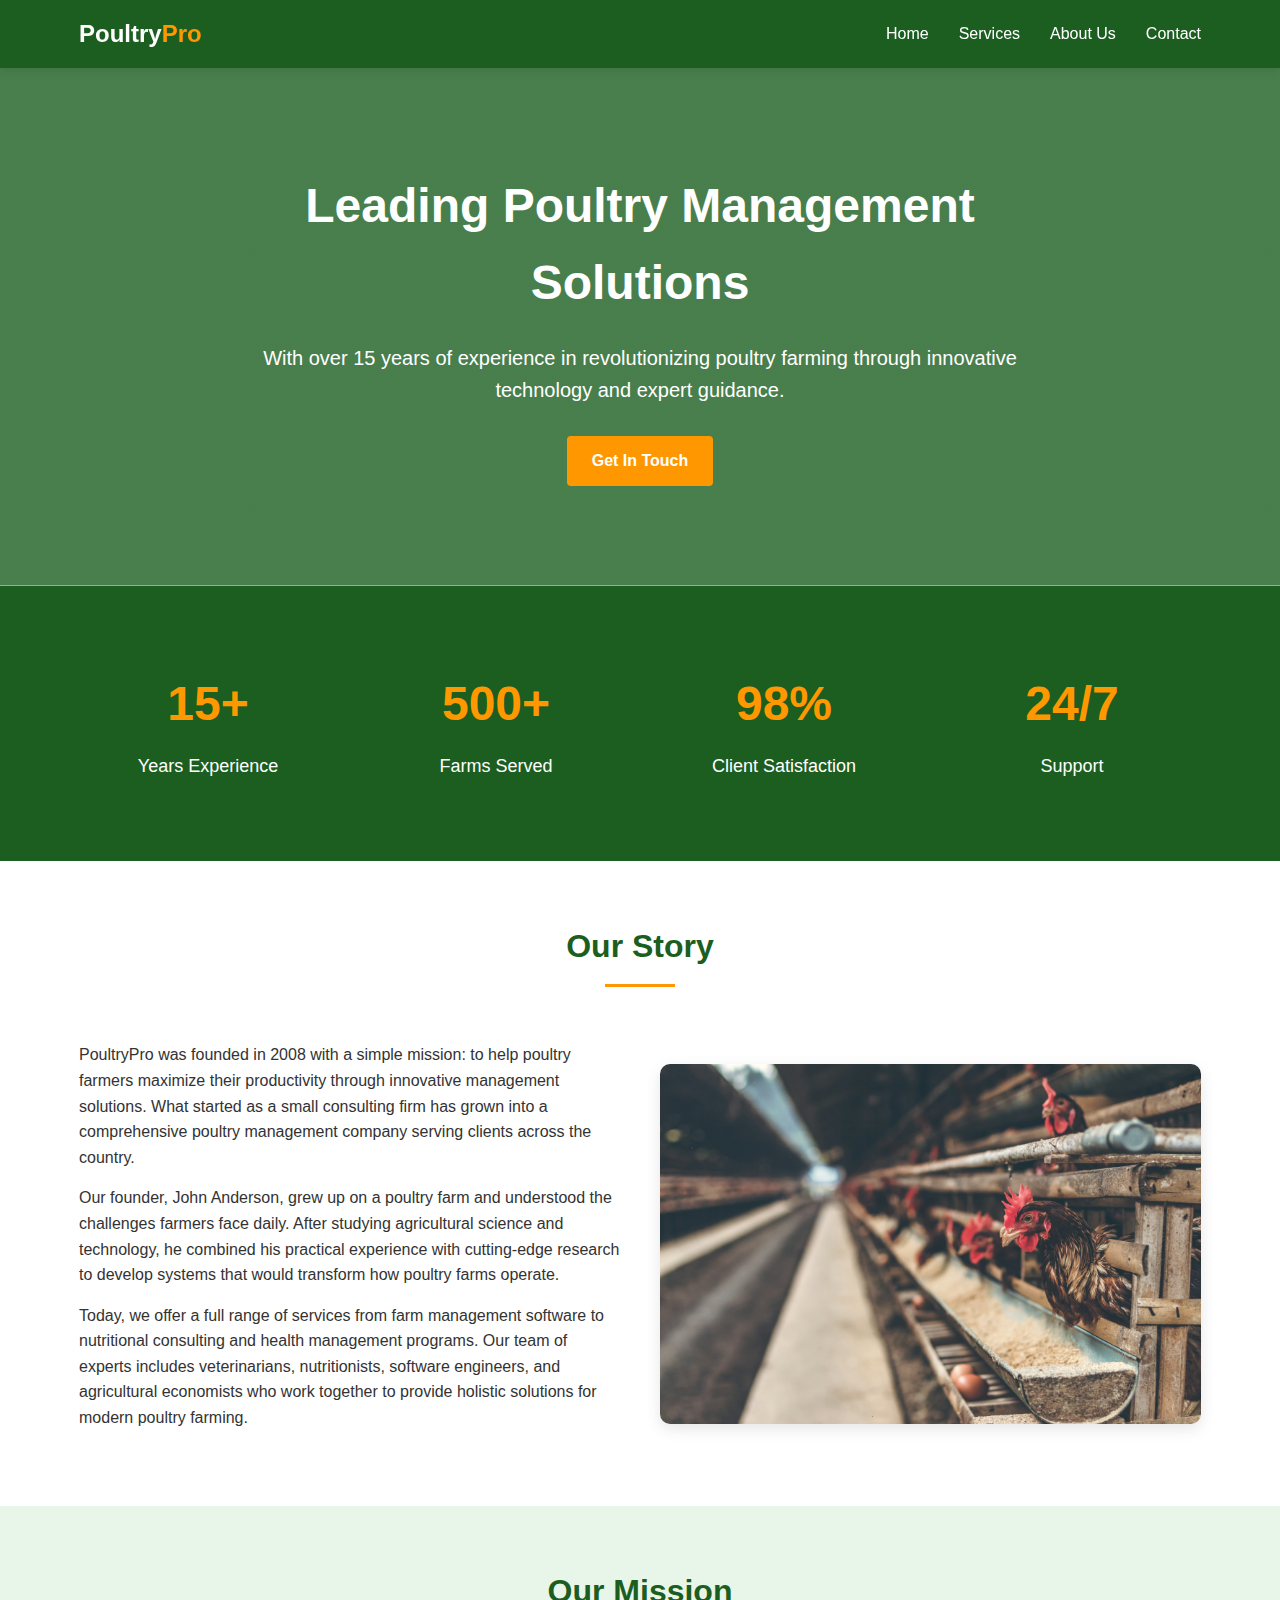
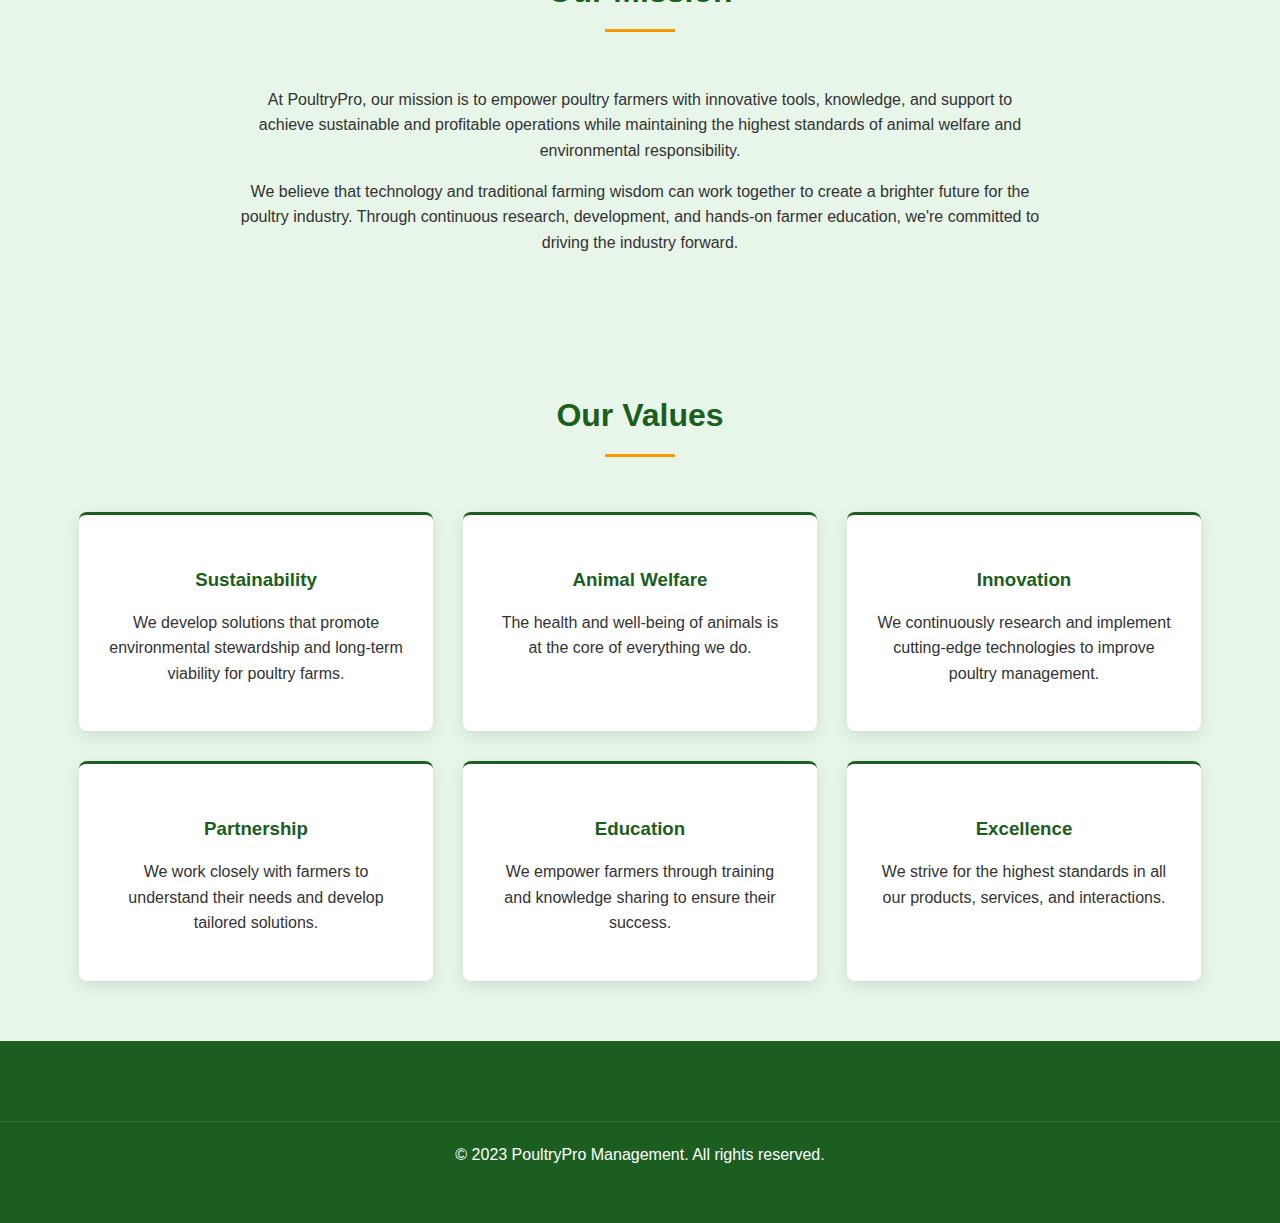
<file: about_us.html>
<!DOCTYPE html>
<html lang="en">
<head>
    <meta charset="UTF-8">
    <meta name="viewport" content="width=device-width, initial-scale=1.0">
    <title>About Us - PoultryPro Management</title>
    <style>
        /* Global Styles */
        :root {
            --primary: #1B5E20; /* Dark green */
            --secondary: #FF9800; /* Orange */
            --accent: #FFFFFF; /* White */
            --text: #333333;
            --light-bg: #F5F5F5;
        }
        
        * {
            margin: 0;
            padding: 0;
            box-sizing: border-box;
            font-family: 'Segoe UI', Tahoma, Geneva, Verdana, sans-serif;
        }
        
        body {
            color: var(--text);
            line-height: 1.6;
            background-color: var(--accent);
        }
        
        .container {
            width: 90%;
            max-width: 1200px;
            margin: 0 auto;
            padding: 0 15px;
        }
        
        h1, h2, h3, h4 {
            color: var(--primary);
            margin-bottom: 15px;
        }
        
        p {
            margin-bottom: 15px;
        }
        
        .btn {
            display: inline-block;
            background-color: var(--secondary);
            color: var(--accent);
            padding: 12px 25px;
            border-radius: 4px;
            text-decoration: none;
            font-weight: 600;
            transition: all 0.3s;
            border: none;
            cursor: pointer;
        }
        
        .btn:hover {
            background-color: #E65100; /* Darker orange */
            transform: translateY(-2px);
            box-shadow: 0 4px 8px rgba(0,0,0,0.1);
        }
        
        section {
            padding: 60px 0;
        }
        
        .section-title {
            text-align: center;
            margin-bottom: 40px;
        }
        
        .section-title h2 {
            font-size: 32px;
            position: relative;
            display: inline-block;
            padding-bottom: 15px;
        }
        
        .section-title h2::after {
            content: '';
            position: absolute;
            bottom: 0;
            left: 50%;
            transform: translateX(-50%);
            width: 70px;
            height: 3px;
            background-color: var(--secondary);
        }
        
        /* Header */
        header {
            background-color: var(--primary);
            box-shadow: 0 2px 10px rgba(0, 0, 0, 0.1);
            position: sticky;
            top: 0;
            z-index: 100;
        }
        
        .navbar {
            display: flex;
            justify-content: space-between;
            align-items: center;
            padding: 15px 0;
        }
        
        .logo {
            font-size: 24px;
            font-weight: 700;
            color: var(--accent);
            text-decoration: none;
        }
        
        .logo span {
            color: var(--secondary);
        }
        
        .nav-links {
            display: flex;
            list-style: none;
        }
        
        .nav-links li {
            margin-left: 30px;
        }
        
        .nav-links a {
            text-decoration: none;
            color: var(--accent);
            font-weight: 500;
            transition: color 0.3s;
        }
        
        .nav-links a:hover {
            color: var(--secondary);
        }
        
        /* Hero Section */
        .hero {
            background: linear-gradient(rgba(27, 94, 32, 0.8), rgba(27, 94, 32, 0.8)), url('https://images.unsplash.com/photo-1594489573454-3a9e7b2c4ed3?ixlib=rb-4.0.3&ixid=M3wxMjA3fDB8MHxwaG90by1wYWdlfHx8fGVufDB8fHx8fA%3D%3D&auto=format&fit=crop&w=1200&q=80');
            background-size: cover;
            background-position: center;
            color: var(--accent);
            text-align: center;
            padding: 100px 0;
        }
        
        .hero-content {
            max-width: 800px;
            margin: 0 auto;
        }
        
        .hero h1 {
            font-size: 48px;
            color: var(--accent);
            margin-bottom: 20px;
        }
        
        .hero p {
            font-size: 20px;
            margin-bottom: 30px;
        }
        
        /* About Section */
        .about-content {
            display: flex;
            align-items: center;
            flex-wrap: wrap;
            gap: 40px;
        }
        
        .about-text {
            flex: 1;
            min-width: 300px;
        }
        
        .about-image {
            flex: 1;
            min-width: 300px;
            border-radius: 10px;
            overflow: hidden;
            box-shadow: 0 5px 15px rgba(0, 0, 0, 0.1);
        }
        
        .about-image img {
            width: 100%;
            height: auto;
            display: block;
        }
        
        /* Mission Section */
        .mission {
            background-color: #E8F5E9; /* Very light green */
        }
        
        .mission-content {
            text-align: center;
            max-width: 800px;
            margin: 0 auto;
        }
        
        /* Values Section */
        .values {
            background-color: #E8F5E9; /* Very light green */
        }
        
        .values-grid {
            display: grid;
            grid-template-columns: repeat(auto-fill, minmax(300px, 1fr));
            gap: 30px;
        }
        
        .value-card {
            background-color: var(--accent);
            padding: 30px;
            border-radius: 8px;
            box-shadow: 0 5px 15px rgba(0, 0, 0, 0.1);
            text-align: center;
            transition: transform 0.3s;
            border-top: 3px solid var(--primary);
        }
        
        .value-card:hover {
            transform: translateY(-5px);
        }
        
        .value-icon {
            font-size: 40px;
            color: var(--secondary);
            margin-bottom: 20px;
        }
        
        /* CTA Section */
        .cta {
            text-align: center;
            background-color: var(--primary);
            color: var(--accent);
        }
        
        .cta h2 {
            color: var(--accent);
        }
        
        /* Footer */
        footer {
            background-color: var(--primary);
            color: var(--accent);
            padding: 40px 0;
        }
        
        .footer-content {
            display: flex;
            flex-wrap: wrap;
            justify-content: space-between;
            gap: 40px;
        }
        
        .footer-column {
            flex: 1;
            min-width: 200px;
        }
        
        .footer-column h3 {
            color: var(--secondary);
            margin-bottom: 20px;
        }
        
        .footer-links {
            list-style: none;
        }
        
        .footer-links li {
            margin-bottom: 10px;
        }
        
        .footer-links a {
            color: var(--accent);
            text-decoration: none;
            transition: color 0.3s;
        }
        
        .footer-links a:hover {
            color: var(--secondary);
        }
        
        .social-links {
            display: flex;
            gap: 15px;
            margin-top: 20px;
        }
        
        .social-links a {
            display: inline-flex;
            justify-content: center;
            align-items: center;
            width: 40px;
            height: 40px;
            background-color: rgba(255, 255, 255, 0.1);
            border-radius: 50%;
            color: var(--accent);
            transition: background-color 0.3s;
        }
        
        .social-links a:hover {
            background-color: var(--secondary);
        }
        
        .copyright {
            text-align: center;
            margin-top: 40px;
            padding-top: 20px;
            border-top: 1px solid rgba(255, 255, 255, 0.1);
        }
        
        /* Stats Section */
        .stats {
            background-color: var(--primary);
            color: var(--accent);
            text-align: center;
        }
        
        .stats-grid {
            display: grid;
            grid-template-columns: repeat(auto-fit, minmax(200px, 1fr));
            gap: 30px;
        }
        
        .stat-item {
            padding: 20px;
        }
        
        .stat-number {
            font-size: 48px;
            font-weight: 700;
            color: var(--secondary);
            margin-bottom: 10px;
        }
        
        .stat-text {
            font-size: 18px;
        }
        
        /* Responsive Design */
        @media (max-width: 768px) {
            .nav-links {
                display: none;
            }
            
            .hero h1 {
                font-size: 36px;
            }
            
            .hero p {
                font-size: 18px;
            }
            
            .section-title h2 {
                font-size: 28px;
            }
            
            .stat-number {
                font-size: 36px;
            }
            
            .footer-content {
                flex-direction: column;
            }
        }
    </style>
</head>
<body>
    <!-- Header -->
    <header>
        <div class="container">
            <nav class="navbar">
                <a href="#" class="logo">Poultry<span>Pro</span></a>
                <ul class="nav-links">
                    <li><a href="index.html">Home</a></li>
                    <li><a href="service.html">Services</a></li>
                    <li><a href="#" class="active">About Us</a></li>
                    <li><a href="contact_us.html">Contact</a></li>
                </ul>
            </nav>
        </div>
    </header>

    <!-- Hero Section -->
    <section class="hero">
        <div class="container">
            <div class="hero-content">
                <h1>Leading Poultry Management Solutions</h1>
                <p>With over 15 years of experience in revolutionizing poultry farming through innovative technology and expert guidance.</p>
                <a href="contact_us.html" class="btn">Get In Touch</a>
            </div>
        </div>
    </section>

    <!-- Stats Section -->
    <section class="stats">
        <div class="container">
            <div class="stats-grid">
                <div class="stat-item">
                    <div class="stat-number">15+</div>
                    <div class="stat-text">Years Experience</div>
                </div>
                <div class="stat-item">
                    <div class="stat-number">500+</div>
                    <div class="stat-text">Farms Served</div>
                </div>
                <div class="stat-item">
                    <div class="stat-number">98%</div>
                    <div class="stat-text">Client Satisfaction</div>
                </div>
                <div class="stat-item">
                    <div class="stat-number">24/7</div>
                    <div class="stat-text">Support</div>
                </div>
            </div>
        </div>
    </section>

    <!-- About Section -->
    <section class="about">
        <div class="container">
            <div class="section-title">
                <h2>Our Story</h2>
            </div>
            <div class="about-content">
                <div class="about-text">
                    <p>PoultryPro was founded in 2008 with a simple mission: to help poultry farmers maximize their productivity through innovative management solutions. What started as a small consulting firm has grown into a comprehensive poultry management company serving clients across the country.</p>
                    <p>Our founder, John Anderson, grew up on a poultry farm and understood the challenges farmers face daily. After studying agricultural science and technology, he combined his practical experience with cutting-edge research to develop systems that would transform how poultry farms operate.</p>
                    <p>Today, we offer a full range of services from farm management software to nutritional consulting and health management programs. Our team of experts includes veterinarians, nutritionists, software engineers, and agricultural economists who work together to provide holistic solutions for modern poultry farming.</p>
                </div>
                <div class="about-image">
                    <img src="chicken2.jpeg" alt="Modern poultry farm">
                </div>
            </div>
        </div>
    </section>

    <!-- Mission Section -->
    <section class="mission">
        <div class="container">
            <div class="section-title">
                <h2>Our Mission</h2>
            </div>
            <div class="mission-content">
                <p>At PoultryPro, our mission is to empower poultry farmers with innovative tools, knowledge, and support to achieve sustainable and profitable operations while maintaining the highest standards of animal welfare and environmental responsibility.</p>
                <p>We believe that technology and traditional farming wisdom can work together to create a brighter future for the poultry industry. Through continuous research, development, and hands-on farmer education, we're committed to driving the industry forward.</p>
            </div>
        </div>
    </section>

    <!-- Values Section -->
    <section class="values">
        <div class="container">
            <div class="section-title">
                <h2>Our Values</h2>
            </div>
            <div class="values-grid">
                <div class="value-card">
                    <div class="value-icon">
                        <i class="fas fa-leaf"></i>
                    </div>
                    <h3>Sustainability</h3>
                    <p>We develop solutions that promote environmental stewardship and long-term viability for poultry farms.</p>
                </div>
                <div class="value-card">
                    <div class="value-icon">
                        <i class="fas fa-hand-holding-heart"></i>
                    </div>
                    <h3>Animal Welfare</h3>
                    <p>The health and well-being of animals is at the core of everything we do.</p>
                </div>
                <div class="value-card">
                    <div class="value-icon">
                        <i class="fas fa-lightbulb"></i>
                    </div>
                    <h3>Innovation</h3>
                    <p>We continuously research and implement cutting-edge technologies to improve poultry management.</p>
                </div>
                <div class="value-card">
                    <div class="value-icon">
                        <i class="fas fa-users"></i>
                    </div>
                    <h3>Partnership</h3>
                    <p>We work closely with farmers to understand their needs and develop tailored solutions.</p>
                </div>
                <div class="value-card">
                    <div class="value-icon">
                        <i class="fas fa-graduation-cap"></i>
                    </div>
                    <h3>Education</h3>
                    <p>We empower farmers through training and knowledge sharing to ensure their success.</p>
                </div>
                <div class="value-card">
                    <div class="value-icon">
                        <i class="fas fa-medal"></i>
                    </div>
                    <h3>Excellence</h3>
                    <p>We strive for the highest standards in all our products, services, and interactions.</p>
                </div>
            </div>
        </div>
    </section>

    

    <!-- Footer -->
    <footer>
        <div class="container">
            </div>
            <div class="copyright">
                <p>&copy; 2023 PoultryPro Management. All rights reserved.</p>
            </div>
        </div>
    </footer>
</body>
</html>
</file>
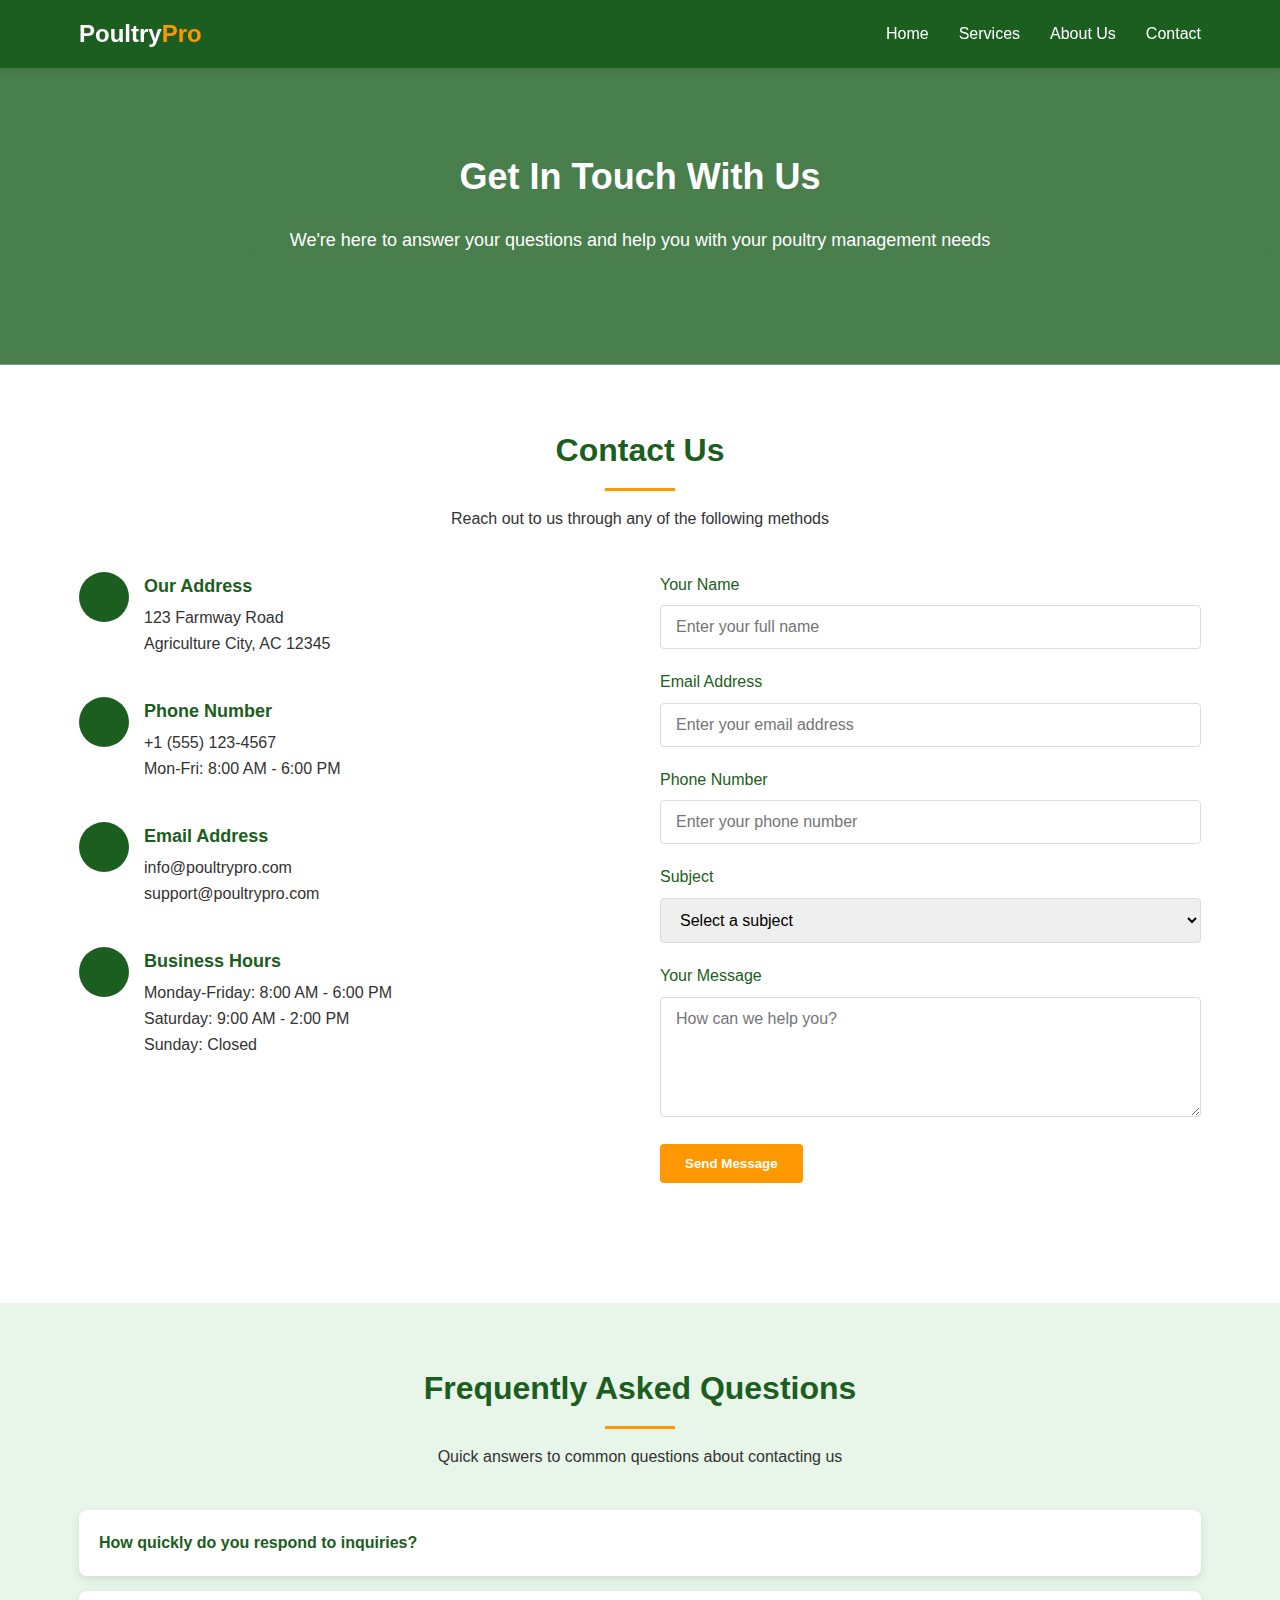
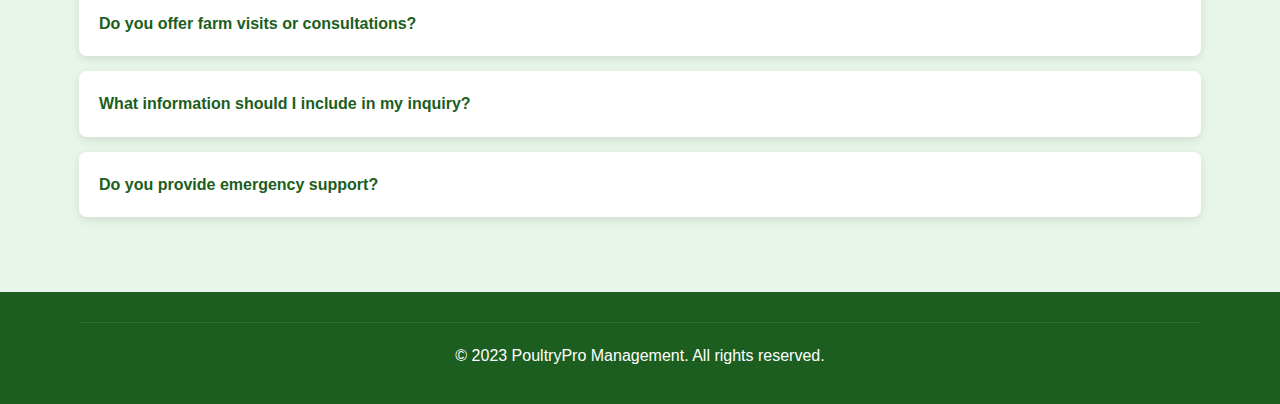
<file: contact_us.html>
<!DOCTYPE html>
<html lang="en">
<head>
    <meta charset="UTF-8">
    <meta name="viewport" content="width=device-width, initial-scale=1.0">
    <title>Contact Us - PoultryPro Management</title>
    <style>
        /* Global Styles */
        :root {
            --primary: #1B5E20; /* Dark green */
            --secondary: #FF9800; /* Orange */
            --accent: #FFFFFF; /* White */
            --text: #333333;
            --light-bg: #F5F5F5;
        }
        
        * {
            margin: 0;
            padding: 0;
            box-sizing: border-box;
            font-family: 'Segoe UI', Tahoma, Geneva, Verdana, sans-serif;
        }
        
        body {
            color: var(--text);
            line-height: 1.6;
            background-color: var(--accent);
        }
        
        .container {
            width: 90%;
            max-width: 1200px;
            margin: 0 auto;
            padding: 0 15px;
        }
        
        h1, h2, h3, h4 {
            color: var(--primary);
            margin-bottom: 15px;
        }
        
        p {
            margin-bottom: 15px;
        }
        
        .btn {
            display: inline-block;
            background-color: var(--secondary);
            color: var(--accent);
            padding: 12px 25px;
            border-radius: 4px;
            text-decoration: none;
            font-weight: 600;
            transition: all 0.3s;
            border: none;
            cursor: pointer;
        }
        
        .btn:hover {
            background-color: #E65100; /* Darker orange */
            transform: translateY(-2px);
            box-shadow: 0 4px 8px rgba(0,0,0,0.1);
        }
        
        section {
            padding: 60px 0;
        }
        
        .section-title {
            text-align: center;
            margin-bottom: 40px;
        }
        
        .section-title h2 {
            font-size: 32px;
            position: relative;
            display: inline-block;
            padding-bottom: 15px;
        }
        
        .section-title h2::after {
            content: '';
            position: absolute;
            bottom: 0;
            left: 50%;
            transform: translateX(-50%);
            width: 70px;
            height: 3px;
            background-color: var(--secondary);
        }
        
        /* Header */
        header {
            background-color: var(--primary);
            box-shadow: 0 2px 10px rgba(0, 0, 0, 0.1);
            position: sticky;
            top: 0;
            z-index: 100;
        }
        
        .navbar {
            display: flex;
            justify-content: space-between;
            align-items: center;
            padding: 15px 0;
        }
        
        .logo {
            font-size: 24px;
            font-weight: 700;
            color: var(--accent);
            text-decoration: none;
        }
        
        .logo span {
            color: var(--secondary);
        }
        
        .nav-links {
            display: flex;
            list-style: none;
        }
        
        .nav-links li {
            margin-left: 30px;
        }
        
        .nav-links a {
            text-decoration: none;
            color: var(--accent);
            font-weight: 500;
            transition: color 0.3s;
        }
        
        .nav-links a:hover {
            color: var(--secondary);
        }
        
        /* Hero Section */
        .hero {
            background: linear-gradient(rgba(27, 94, 32, 0.8), rgba(27, 94, 32, 0.8)), url('https://images.unsplash.com/photo-1589923188937-cb64779f4abe?ixlib=rb-4.0.3&ixid=M3wxMjA3fDB8MHxwaG90by1wYWdlfHx8fGVufDB8fHx8fA%3D%3D&auto=format&fit=crop&w=1200&q=80');
            background-size: cover;
            background-position: center;
            color: var(--accent);
            text-align: center;
            padding: 80px 0;
        }
        
        .hero-content {
            max-width: 800px;
            margin: 0 auto;
            padding: 0 20px;
        }
        
        .hero h1 {
            font-size: 36px;
            color: var(--accent);
            margin-bottom: 20px;
        }
        
        .hero p {
            font-size: 18px;
            margin-bottom: 30px;
        }
        
        /* Contact Section */
        .contact-container {
            display: flex;
            flex-wrap: wrap;
            gap: 40px;
            margin-bottom: 60px;
        }
        
        .contact-info {
            flex: 1;
            min-width: 300px;
        }
        
        .contact-form {
            flex: 1;
            min-width: 300px;
        }
        
        .info-item {
            display: flex;
            align-items: flex-start;
            margin-bottom: 25px;
        }
        
        .info-icon {
            width: 50px;
            height: 50px;
            background-color: var(--primary);
            color: var(--accent);
            border-radius: 50%;
            display: flex;
            align-items: center;
            justify-content: center;
            font-size: 20px;
            margin-right: 15px;
            flex-shrink: 0;
        }
        
        .info-content h3 {
            margin-bottom: 5px;
            font-size: 18px;
        }
        
        .form-group {
            margin-bottom: 20px;
        }
        
        .form-group label {
            display: block;
            margin-bottom: 8px;
            font-weight: 500;
            color: var(--primary);
        }
        
        .form-group input,
        .form-group textarea,
        .form-group select {
            width: 100%;
            padding: 12px 15px;
            border: 1px solid #ddd;
            border-radius: 4px;
            font-size: 16px;
            transition: border-color 0.3s;
        }
        
        .form-group input:focus,
        .form-group textarea:focus,
        .form-group select:focus {
            border-color: var(--primary);
            outline: none;
            box-shadow: 0 0 0 2px rgba(27, 94, 32, 0.2);
        }
        
        .form-group textarea {
            min-height: 120px;
            resize: vertical;
        }
        
        /* FAQ Section */
        .faq {
            background-color: #E8F5E9;
        }
        
        .faq-item {
            background-color: var(--accent);
            margin-bottom: 15px;
            border-radius: 8px;
            overflow: hidden;
            box-shadow: 0 3px 10px rgba(0, 0, 0, 0.1);
        }
        
        .faq-question {
            padding: 20px;
            cursor: pointer;
            display: flex;
            justify-content: space-between;
            align-items: center;
            font-weight: 600;
            color: var(--primary);
        }
        
        .faq-answer {
            padding: 0 20px 20px;
            color: #555;
            display: none;
        }
        
        /* Footer */
        footer {
            background-color: var(--primary);
            color: var(--accent);
            padding: 30px 0 20px;
        }
        
        .copyright {
            text-align: center;
            padding-top: 20px;
            border-top: 1px solid rgba(255, 255, 255, 0.1);
        }
        
        /* Responsive Design */
        @media (max-width: 768px) {
            .nav-links {
                display: none;
            }
            
            .hero h1 {
                font-size: 28px;
            }
            
            .hero p {
                font-size: 16px;
            }
            
            .section-title h2 {
                font-size: 28px;
            }
            
            .contact-container {
                flex-direction: column;
            }
        }
    </style>
</head>
<body>
    <!-- Header -->
    <header>
        <div class="container">
            <nav class="navbar">
                <a href="#" class="logo">Poultry<span>Pro</span></a>
                <ul class="nav-links">
                    <li><a href="index.html">Home</a></li>
                    <li><a href="service.html">Services</a></li>
                    <li><a href="about_us.html">About Us</a></li>
                    <li><a href="#" class="active">Contact</a></li>
                </ul>
            </nav>
        </div>
    </header>

    <!-- Hero Section -->
    <section class="hero">
        <div class="container">
            <div class="hero-content">
                <h1>Get In Touch With Us</h1>
                <p>We're here to answer your questions and help you with your poultry management needs</p>
            </div>
        </div>
    </section>

    <!-- Contact Section -->
    <section class="contact">
        <div class="container">
            <div class="section-title">
                <h2>Contact Us</h2>
                <p>Reach out to us through any of the following methods</p>
            </div>
            
            <div class="contact-container">
                <div class="contact-info">
                    <div class="info-item">
                        <div class="info-icon">
                            <i class="fas fa-map-marker-alt"></i>
                        </div>
                        <div class="info-content">
                            <h3>Our Address</h3>
                            <p>123 Farmway Road<br>Agriculture City, AC 12345</p>
                        </div>
                    </div>
                    
                    <div class="info-item">
                        <div class="info-icon">
                            <i class="fas fa-phone"></i>
                        </div>
                        <div class="info-content">
                            <h3>Phone Number</h3>
                            <p>+1 (555) 123-4567<br>Mon-Fri: 8:00 AM - 6:00 PM</p>
                        </div>
                    </div>
                    
                    <div class="info-item">
                        <div class="info-icon">
                            <i class="fas fa-envelope"></i>
                        </div>
                        <div class="info-content">
                            <h3>Email Address</h3>
                            <p>info@poultrypro.com<br>support@poultrypro.com</p>
                        </div>
                    </div>
                    
                    <div class="info-item">
                        <div class="info-icon">
                            <i class="fas fa-clock"></i>
                        </div>
                        <div class="info-content">
                            <h3>Business Hours</h3>
                            <p>Monday-Friday: 8:00 AM - 6:00 PM<br>Saturday: 9:00 AM - 2:00 PM<br>Sunday: Closed</p>
                        </div>
                    </div>
                </div>
                
                <div class="contact-form">
                    <form id="contactForm">
                        <div class="form-group">
                            <label for="name">Your Name</label>
                            <input type="text" id="name" placeholder="Enter your full name" required>
                        </div>
                        
                        <div class="form-group">
                            <label for="email">Email Address</label>
                            <input type="email" id="email" placeholder="Enter your email address" required>
                        </div>
                        
                        <div class="form-group">
                            <label for="phone">Phone Number</label>
                            <input type="tel" id="phone" placeholder="Enter your phone number">
                        </div>
                        
                        <div class="form-group">
                            <label for="subject">Subject</label>
                            <select id="subject" required>
                                <option value="">Select a subject</option>
                                <option value="general">General Inquiry</option>
                                <option value="services">Services Information</option>
                                <option value="support">Technical Support</option>
                                <option value="partnership">Partnership Opportunity</option>
                                <option value="other">Other</option>
                            </select>
                        </div>
                        
                        <div class="form-group">
                            <label for="message">Your Message</label>
                            <textarea id="message" placeholder="How can we help you?" required></textarea>
                        </div>
                        
                        <button type="submit" class="btn">Send Message</button>
                    </form>
                </div>
            </div>
        </div>
    </section>

    <!-- FAQ Section -->
    <section class="faq">
        <div class="container">
            <div class="section-title">
                <h2>Frequently Asked Questions</h2>
                <p>Quick answers to common questions about contacting us</p>
            </div>
            
            <div class="faq-list">
                <div class="faq-item">
                    <div class="faq-question">
                        How quickly do you respond to inquiries?
                        <i class="fas fa-chevron-down"></i>
                    </div>
                    <div class="faq-answer">
                        We typically respond to all inquiries within 24 hours during business days. For urgent matters, we recommend calling our office directly.
                    </div>
                </div>
                
                <div class="faq-item">
                    <div class="faq-question">
                        Do you offer farm visits or consultations?
                        <i class="fas fa-chevron-down"></i>
                    </div>
                    <div class="faq-answer">
                        Yes, we offer on-site farm visits and consultations. Please contact us to schedule an appointment at your convenience.
                    </div>
                </div>
                
                <div class="faq-item">
                    <div class="faq-question">
                        What information should I include in my inquiry?
                        <i class="fas fa-chevron-down"></i>
                    </div>
                    <div class="faq-answer">
                        Please include your name, contact information, the size of your operation, and specific challenges you're facing. This helps us provide the most relevant assistance.
                    </div>
                </div>
                
                <div class="faq-item">
                    <div class="faq-question">
                        Do you provide emergency support?
                        <i class="fas fa-chevron-down"></i>
                    </div>
                    <div class="faq-answer">
                        Yes, we offer emergency support for critical issues affecting poultry health and operations. Call our emergency line at +1 (555) 123-HELP for immediate assistance.
                    </div>
                </div>
            </div>
        </div>
    </section>

    <!-- Footer -->
    <footer>
        <div class="container">
            <div class="copyright">
                <p>&copy; 2023 PoultryPro Management. All rights reserved.</p>
            </div>
        </div>
    </footer>

    <script>
        // Simple FAQ toggle functionality
        document.querySelectorAll('.faq-question').forEach(question => {
            question.addEventListener('click', () => {
                const answer = question.nextElementSibling;
                const isVisible = answer.style.display === 'block';
                
                answer.style.display = isVisible ? 'none' : 'block';
                const icon = question.querySelector('i');
                icon.classList.toggle('fa-chevron-down');
                icon.classList.toggle('fa-chevron-up');
            });
        });
        
        // Form submission handling
        document.getElementById('contactForm').addEventListener('submit', function(e) {
            e.preventDefault();
            alert('Thank you for your message! We will get back to you soon.');
            this.reset();
        });
    </script>
</body>
</html>
</file>
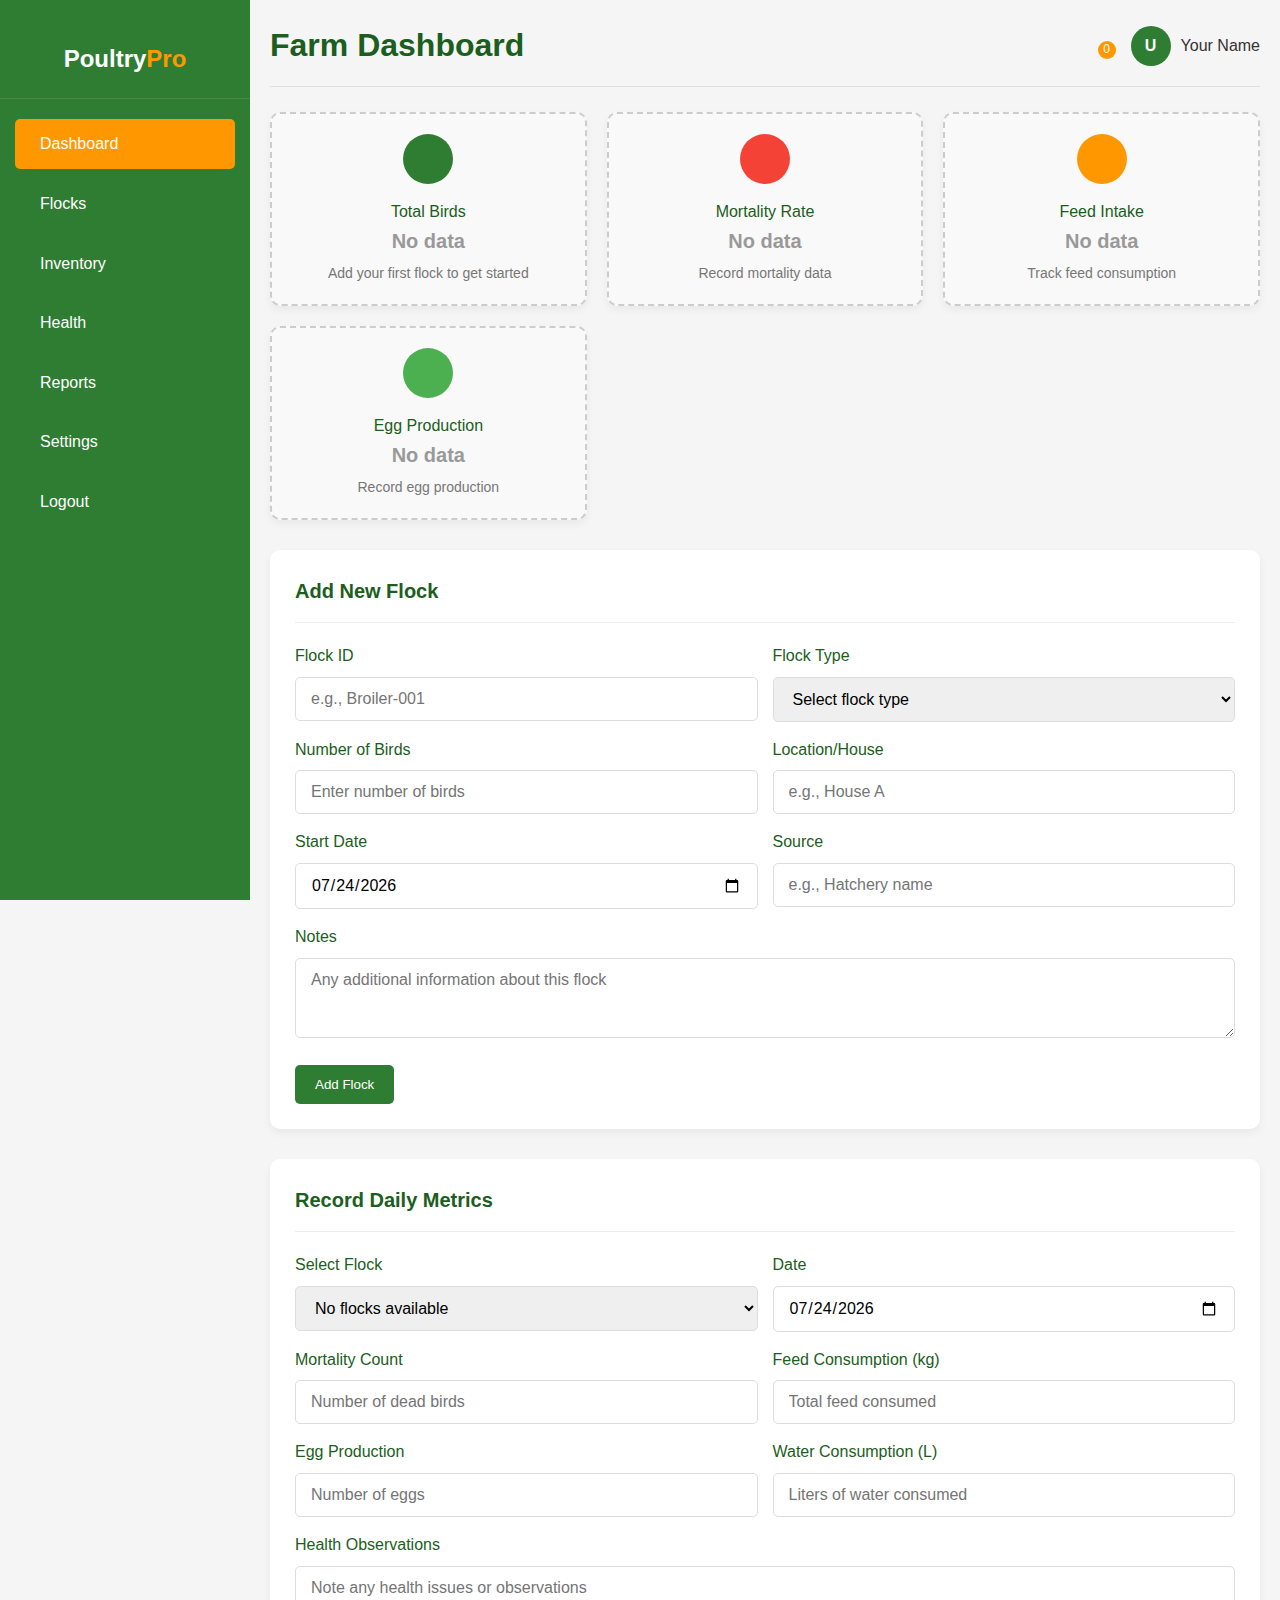
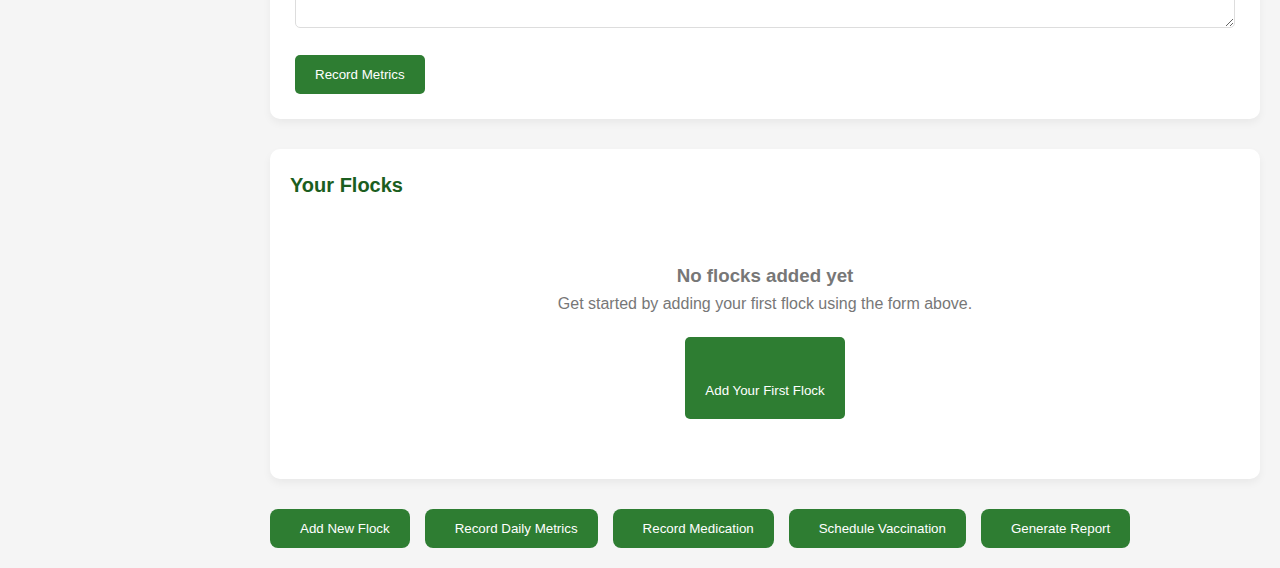
<file: dash_board.html>
<!DOCTYPE html>
<html lang="en">
<head>
    <meta charset="UTF-8">
    <meta name="viewport" content="width=device-width, initial-scale=1.0">
    <title>PoultryPro Dashboard</title>
     <style>
        :root {
            --primary: #2E7D32;
            --secondary: #FF9800;
            --accent: #FFFFFF;
            --light: #F5F5F5;
            --dark: #1B5E20;
            --text: #333333;
            --sidebar-width: 250px;
        }
        
        * {
            margin: 0;
            padding: 0;
            box-sizing: border-box;
            font-family: 'Segoe UI', Tahoma, Geneva, Verdana, sans-serif;
        }
        
        body {
            background-color: var(--light);
            color: var(--text);
            line-height: 1.6;
            display: flex;
        }
        
        /* Sidebar Styles */
        .sidebar {
            width: var(--sidebar-width);
            background: var(--primary);
            color: var(--accent);
            height: 100vh;
            position: fixed;
            padding: 20px 0;
            transition: all 0.3s ease;
            z-index: 1000;
        }
        
        .sidebar-logo {
            text-align: center;
            padding: 20px;
            margin-bottom: 20px;
            border-bottom: 1px solid rgba(255, 255, 255, 0.1);
        }
        
        .sidebar-logo h2 {
            font-size: 24px;
            font-weight: 700;
        }
        
        .sidebar-logo span {
            color: var(--secondary);
        }
        
        .sidebar-menu {
            list-style: none;
            padding: 0 15px;
        }
        
        .sidebar-menu li {
            margin-bottom: 10px;
        }
        
        .sidebar-menu a {
            display: flex;
            align-items: center;
            padding: 12px 15px;
            text-decoration: none;
            color: var(--accent);
            border-radius: 5px;
            transition: all 0.3s ease;
        }
        
        .sidebar-menu a:hover, .sidebar-menu a.active {
            background: var(--secondary);
        }
        
        .sidebar-menu i {
            margin-right: 10px;
            font-size: 18px;
        }
        
        /* Main Content */
        .main-content {
            flex: 1;
            margin-left: var(--sidebar-width);
            padding: 20px;
        }
        
        /* Header */
        .dashboard-header {
            display: flex;
            justify-content: space-between;
            align-items: center;
            margin-bottom: 25px;
            padding-bottom: 15px;
            border-bottom: 1px solid #e0e0e0;
        }
        
        .dashboard-header h1 {
            color: var(--dark);
            font-weight: 600;
        }
        
        .user-info {
            display: flex;
            align-items: center;
        }
        
        .notification-bell {
            position: relative;
            margin-right: 20px;
            cursor: pointer;
        }
        
        .notification-bell i {
            font-size: 20px;
            color: var(--dark);
        }
        
        .notification-count {
            position: absolute;
            top: -5px;
            right: -5px;
            background: var(--secondary);
            color: white;
            font-size: 12px;
            width: 18px;
            height: 18px;
            border-radius: 50%;
            display: flex;
            align-items: center;
            justify-content: center;
        }
        
        .user-profile {
            display: flex;
            align-items: center;
        }
        
        .user-profile img {
            width: 40px;
            height: 40px;
            border-radius: 50%;
            object-fit: cover;
            margin-right: 10px;
            border: 2px solid var(--secondary);
        }
        
        /* Summary Cards */
        .summary-cards {
            display: grid;
            grid-template-columns: repeat(auto-fit, minmax(240px, 1fr));
            gap: 20px;
            margin-bottom: 30px;
        }
        
        .card {
            background: white;
            border-radius: 10px;
            padding: 20px;
            box-shadow: 0 4px 8px rgba(0, 0, 0, 0.05);
            transition: transform 0.3s ease;
            text-align: center;
        }
        
        .card:hover {
            transform: translateY(-5px);
        }
        
        .card-header {
            display: flex;
            justify-content: space-between;
            align-items: center;
            margin-bottom: 15px;
        }
        
        .card-title {
            font-size: 16px;
            color: var(--dark);
            font-weight: 500;
            width: 100%;
            text-align: center;
        }
        
        .card-icon {
            width: 50px;
            height: 50px;
            border-radius: 50%;
            display: flex;
            align-items: center;
            justify-content: center;
            color: white;
            background: var(--primary);
            margin: 0 auto 15px;
        }
        
        .card-value {
            font-size: 28px;
            font-weight: 700;
            margin-bottom: 5px;
            color: var(--primary);
        }
        
        .card-footer {
            font-size: 14px;
            color: #777;
        }
        
        .empty-card {
            background: #f9f9f9;
            border: 2px dashed #ccc;
        }
        
        .empty-card .card-value {
            color: #999;
            font-size: 20px;
        }
        
        /* Forms */
        .form-container {
            background: white;
            border-radius: 10px;
            padding: 25px;
            box-shadow: 0 4px 8px rgba(0, 0, 0, 0.05);
            margin-bottom: 30px;
        }
        
        .form-header {
            display: flex;
            justify-content: space-between;
            align-items: center;
            margin-bottom: 20px;
            padding-bottom: 15px;
            border-bottom: 1px solid #eee;
        }
        
        .form-title {
            font-size: 20px;
            color: var(--dark);
            font-weight: 600;
        }
        
        .form-group {
            margin-bottom: 20px;
        }
        
        .form-row {
            display: flex;
            gap: 15px;
            margin-bottom: 15px;
        }
        
        .form-input {
            flex: 1;
        }
        
        label {
            display: block;
            margin-bottom: 8px;
            font-weight: 500;
            color: var(--dark);
        }
        
        input, select, textarea {
            width: 100%;
            padding: 12px 15px;
            border: 1px solid #ddd;
            border-radius: 5px;
            font-size: 16px;
            transition: border-color 0.3s ease;
        }
        
        input:focus, select:focus, textarea:focus {
            border-color: var(--primary);
            outline: none;
            box-shadow: 0 0 0 2px rgba(46, 125, 50, 0.2);
        }
        
        .btn {
            display: inline-block;
            padding: 12px 20px;
            background: var(--primary);
            color: white;
            border: none;
            border-radius: 5px;
            cursor: pointer;
            font-weight: 500;
            transition: background 0.3s ease;
        }
        
        .btn:hover {
            background: var(--secondary);
        }
        
        .btn-secondary {
            background: #6c757d;
        }
        
        .btn-secondary:hover {
            background: #5a6268;
        }
        
        /* Flock Status */
        .flock-status {
            background: white;
            border-radius: 10px;
            padding: 20px;
            box-shadow: 0 4px 8px rgba(0, 0, 0, 0.05);
            margin-bottom: 30px;
        }
        
        .section-header {
            display: flex;
            justify-content: space-between;
            align-items: center;
            margin-bottom: 20px;
        }
        
        .section-title {
            font-size: 20px;
            color: var(--dark);
            font-weight: 600;
        }
        
        .view-all {
            color: var(--primary);
            text-decoration: none;
            font-weight: 500;
        }
        
        .empty-state {
            text-align: center;
            padding: 40px 20px;
            color: #777;
        }
        
        .empty-state i {
            font-size: 50px;
            margin-bottom: 15px;
            color: #ccc;
        }
        
        .empty-state p {
            margin-bottom: 20px;
        }
        
        /* Quick Actions */
        .quick-actions {
            display: flex;
            gap: 15px;
            margin-top: 30px;
            flex-wrap: wrap;
        }
        
        .action-button {
            display: flex;
            align-items: center;
            justify-content: center;
            gap: 10px;
            padding: 12px 20px;
            background: var(--primary);
            color: white;
            border: none;
            border-radius: 8px;
            cursor: pointer;
            font-weight: 500;
            transition: background 0.3s ease;
        }
        
        .action-button:hover {
            background: var(--secondary);
        }
        
        /* Responsive Design */
        @media (max-width: 992px) {
            .form-row {
                flex-direction: column;
                gap: 0;
            }
        }
        
        @media (max-width: 768px) {
            .sidebar {
                width: 70px;
            }
            
            .sidebar-logo h2, .sidebar-menu span {
                display: none;
            }
            
            .sidebar-menu {
                text-align: center;
            }
            
            .sidebar-menu i {
                margin-right: 0;
                font-size: 20px;
            }
            
            .main-content {
                margin-left: 70px;
            }
            
            .summary-cards {
                grid-template-columns: 1fr 1fr;
            }
            
            .quick-actions {
                flex-direction: column;
            }
        }
        
        @media (max-width: 576px) {
            .summary-cards {
                grid-template-columns: 1fr;
            }
            
            .dashboard-header {
                flex-direction: column;
                align-items: flex-start;
                gap: 15px;
            }
            
            .user-info {
                width: 100%;
                justify-content: space-between;
            }
        }
    </style>
</head>
<body>
    <!-- Sidebar -->
    <div class="sidebar">
        <div class="sidebar-logo">
            <h2>Poultry<span>Pro</span></h2>
        </div>
        <ul class="sidebar-menu">
            <li><a href="#" class="active"><i class="fas fa-home"></i> <span>Dashboard</span></a></li>
            <li><a href="#"><i class="fas fa-kiwi-bird"></i> <span>Flocks</span></a></li>
            <li><a href="#"><i class="fas fa-warehouse"></i> <span>Inventory</span></a></li>
            <li><a href="#"><i class="fas fa-heartbeat"></i> <span>Health</span></a></li>
            <li><a href="#"><i class="fas fa-chart-line"></i> <span>Reports</span></a></li>
            <li><a href="#"><i class="fas fa-cog"></i> <span>Settings</span></a></li>
            <li><a href="#"><i class="fas fa-sign-out-alt"></i> <span>Logout</span></a></li>
        </ul>
    </div>

    <!-- Main Content -->
    <div class="main-content">
        <!-- Header -->
        <div class="dashboard-header">
            <h1>Farm Dashboard</h1>
            <div class="user-info">
                <div class="notification-bell">
                    <i class="fas fa-bell"></i>
                    <span class="notification-count">0</span>
                </div>
                <div class="user-profile">
                    <div style="width: 40px; height: 40px; border-radius: 50%; background: #2E7D32; color: white; display: flex; align-items: center; justify-content: center; margin-right: 10px; font-weight: bold;">U</div>
                    <span>Your Name</span>
                </div>
            </div>
        </div>

        <!-- Summary Cards -->
        <div class="summary-cards">
            <div class="card empty-card">
                <div class="card-icon">
                    <i class="fas fa-kiwi-bird"></i>
                </div>
                <div class="card-title">Total Birds</div>
                <div class="card-value">No data</div>
                <div class="card-footer">Add your first flock to get started</div>
            </div>
            
            <div class="card empty-card">
                <div class="card-icon" style="background-color: #F44336;">
                    <i class="fas fa-heartbeat"></i>
                </div>
                <div class="card-title">Mortality Rate</div>
                <div class="card-value">No data</div>
                <div class="card-footer">Record mortality data</div>
            </div>
            
            <div class="card empty-card">
                <div class="card-icon" style="background-color: #FF9800;">
                    <i class="fas fa-utensils"></i>
                </div>
                <div class="card-title">Feed Intake</div>
                <div class="card-value">No data</div>
                <div class="card-footer">Track feed consumption</div>
            </div>
            
            <div class="card empty-card">
                <div class="card-icon" style="background-color: #4CAF50;">
                    <i class="fas fa-egg"></i>
                </div>
                <div class="card-title">Egg Production</div>
                <div class="card-value">No data</div>
                <div class="card-footer">Record egg production</div>
            </div>
        </div>

        <!-- Add Flock Form -->
        <div class="form-container">
            <div class="form-header">
                <h3 class="form-title">Add New Flock</h3>
            </div>
            
            <form id="flock-form">
                <div class="form-row">
                    <div class="form-input">
                        <label for="flock-id">Flock ID</label>
                        <input type="text" id="flock-id" placeholder="e.g., Broiler-001" required>
                    </div>
                    
                    <div class="form-input">
                        <label for="flock-type">Flock Type</label>
                        <select id="flock-type" required>
                            <option value="">Select flock type</option>
                            <option value="broiler">Broiler</option>
                            <option value="layer">Layer</option>
                            <option value="breeder">Breeder</option>
                            <option value="pullet">Pullet</option>
                        </select>
                    </div>
                </div>
                
                <div class="form-row">
                    <div class="form-input">
                        <label for="flock-size">Number of Birds</label>
                        <input type="number" id="flock-size" placeholder="Enter number of birds" required>
                    </div>
                    
                    <div class="form-input">
                        <label for="location">Location/House</label>
                        <input type="text" id="location" placeholder="e.g., House A" required>
                    </div>
                </div>
                
                <div class="form-row">
                    <div class="form-input">
                        <label for="start-date">Start Date</label>
                        <input type="date" id="start-date" required>
                    </div>
                    
                    <div class="form-input">
                        <label for="source">Source</label>
                        <input type="text" id="source" placeholder="e.g., Hatchery name">
                    </div>
                </div>
                
                <div class="form-group">
                    <label for="notes">Notes</label>
                    <textarea id="notes" rows="3" placeholder="Any additional information about this flock"></textarea>
                </div>
                
                <button type="submit" class="btn">Add Flock</button>
            </form>
        </div>

        <!-- Record Metrics Form -->
        <div class="form-container">
            <div class="form-header">
                <h3 class="form-title">Record Daily Metrics</h3>
            </div>
            
            <form id="metrics-form">
                <div class="form-row">
                    <div class="form-input">
                        <label for="flock-select">Select Flock</label>
                        <select id="flock-select" required>
                            <option value="">No flocks available</option>
                        </select>
                    </div>
                    
                    <div class="form-input">
                        <label for="record-date">Date</label>
                        <input type="date" id="record-date" required>
                    </div>
                </div>
                
                <div class="form-row">
                    <div class="form-input">
                        <label for="mortality">Mortality Count</label>
                        <input type="number" id="mortality" placeholder="Number of dead birds" min="0">
                    </div>
                    
                    <div class="form-input">
                        <label for="feed-consumption">Feed Consumption (kg)</label>
                        <input type="number" id="feed-consumption" placeholder="Total feed consumed" min="0" step="0.1">
                    </div>
                </div>
                
                <div class="form-row">
                    <div class="form-input">
                        <label for="egg-production">Egg Production</label>
                        <input type="number" id="egg-production" placeholder="Number of eggs" min="0">
                    </div>
                    
                    <div class="form-input">
                        <label for="water-consumption">Water Consumption (L)</label>
                        <input type="number" id="water-consumption" placeholder="Liters of water consumed" min="0" step="0.1">
                    </div>
                </div>
                
                <div class="form-group">
                    <label for="health-notes">Health Observations</label>
                    <textarea id="health-notes" rows="2" placeholder="Note any health issues or observations"></textarea>
                </div>
                
                <button type="submit" class="btn">Record Metrics</button>
            </form>
        </div>

        <!-- Flock Status -->
        <div class="flock-status">
            <div class="section-header">
                <h3 class="section-title">Your Flocks</h3>
            </div>
            
            <div class="empty-state">
                <i class="fas fa-dove"></i>
                <h3>No flocks added yet</h3>
                <p>Get started by adding your first flock using the form above.</p>
                <button class="btn" onclick="document.getElementById('flock-form').scrollIntoView({behavior: 'smooth'})">
                    <i class="fas fa-plus"></i> Add Your First Flock
                </button>
            </div>
        </div>

        <!-- Quick Actions -->
        <div class="quick-actions">
            <button class="action-button" onclick="document.getElementById('flock-form').scrollIntoView({behavior: 'smooth'})">
                <i class="fas fa-plus"></i> Add New Flock
            </button>
            <button class="action-button" onclick="document.getElementById('metrics-form').scrollIntoView({behavior: 'smooth'})">
                <i class="fas fa-clipboard-check"></i> Record Daily Metrics
            </button>
            <button class="action-button">
                <i class="fas fa-prescription-bottle"></i> Record Medication
            </button>
            <button class="action-button">
                <i class="fas fa-syringe"></i> Schedule Vaccination
            </button>
            <button class="action-button">
                <i class="fas fa-file-pdf"></i> Generate Report
            </button>
        </div>
    </div>

    <script>
        // Set today's date as default for date fields
        document.addEventListener('DOMContentLoaded', function() {
            const today = new Date().toISOString().split('T')[0];
            document.getElementById('start-date').value = today;
            document.getElementById('record-date').value = today;
        });
        
        // Handle flock form submission
        document.getElementById('flock-form').addEventListener('submit', function(e) {
            e.preventDefault();
            
            const flockId = document.getElementById('flock-id').value;
            const flockType = document.getElementById('flock-type').value;
            const flockSize = document.getElementById('flock-size').value;
            
            // In a real application, you would save this data to a database
            // For this demo, we'll just show a success message
            alert(`Flock ${flockId} (${flockType}) with ${flockSize} birds has been added successfully!`);
            
            // Reset the form
            this.reset();
            document.getElementById('start-date').value = new Date().toISOString().split('T')[0];
            
            // Update the flocks dropdown in the metrics form
            const flockSelect = document.getElementById('flock-select');
            flockSelect.innerHTML = `<option value="${flockId}">${flockId} (${flockType})</option>`;
            
            // Update the empty state message
            document.querySelector('.empty-state').innerHTML = `
                <i class="fas fa-check-circle" style="color: #4CAF50;"></i>
                <h3>Flock added successfully!</h3>
                <p>Now record daily metrics to track your flock's performance.</p>
                <button class="btn" onclick="document.getElementById('metrics-form').scrollIntoView({behavior: 'smooth'})">
                    <i class="fas fa-clipboard-check"></i> Record Metrics
                </button>
            `;
        });
        
        // Handle metrics form submission
        document.getElementById('metrics-form').addEventListener('submit', function(e) {
            e.preventDefault();
            
            const flockSelect = document.getElementById('flock-select');
            if (flockSelect.options.length === 0 || flockSelect.value === "") {
                alert("Please add a flock first before recording metrics");
                document.getElementById('flock-form').scrollIntoView({behavior: 'smooth'});
                return;
            }
            
            const mortality = document.getElementById('mortality').value || 0;
            const feedConsumption = document.getElementById('feed-consumption').value || 0;
            const eggProduction = document.getElementById('egg-production').value || 0;
            
            // In a real application, you would save this data to a database
            alert(`Metrics recorded for ${flockSelect.value}:\n\nMortality: ${mortality}\nFeed: ${feedConsumption} kg\nEggs: ${eggProduction}`);
            
            // Reset the form
            this.reset();
            document.getElementById('record-date').value = new Date().toISOString().split('T')[0];
        });
        
        // Simple notification toggle
        const notificationBell = document.querySelector('.notification-bell');
        notificationBell.addEventListener('click', function() {
            alert('You have no new notifications');
        });
    </script>
</body>
</html>
</file>
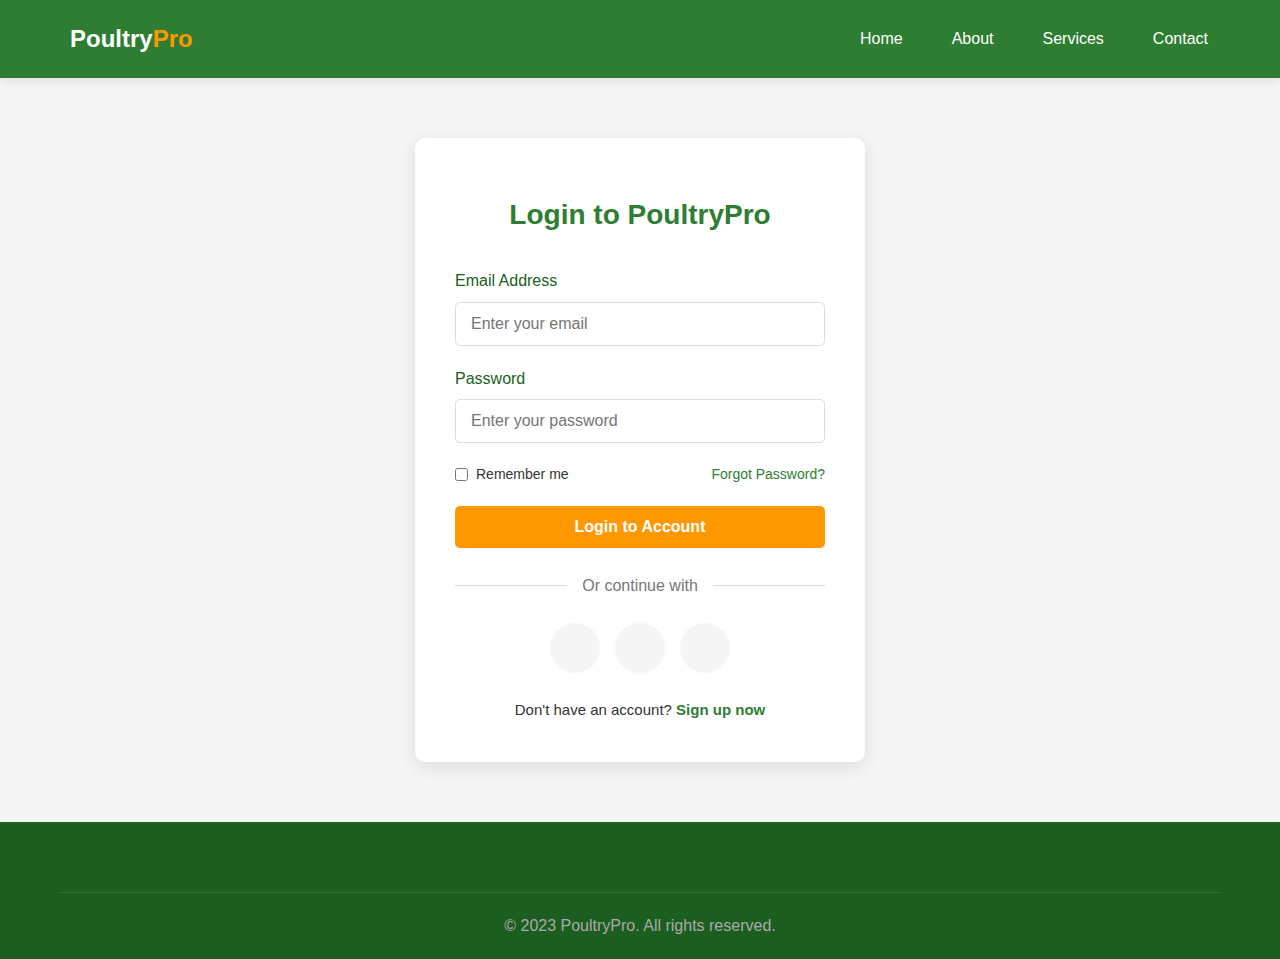
<file: login.html>
<!DOCTYPE html>
<html lang="en">
<head>
    <meta charset="UTF-8">
    <meta name="viewport" content="width=device-width, initial-scale=1.0">
    <title>PoultryPro - Login</title>
     <style>
        :root {
            --primary: #2E7D32; /* Dark green */
            --secondary: #FF9800; /* Orange */
            --accent: #FFFFFF; /* White */
            --light: #F5F5F5; /* Light gray background */
            --dark: #1B5E20; /* Darker green */
            --text: #333333; /* Dark text */
        }
        
        * {
            margin: 0;
            padding: 0;
            box-sizing: border-box;
            font-family: 'Segoe UI', Tahoma, Geneva, Verdana, sans-serif;
        }
        
        body {
            background-color: var(--light);
            color: var(--text);
            line-height: 1.6;
            display: flex;
            flex-direction: column;
            min-height: 100vh;
        }
        
        .container {
            max-width: 1200px;
            margin: 0 auto;
            padding: 0 20px;
        }
        
        /* Header Styles */
        header {
            background: var(--primary);
            color: var(--accent);
            padding: 20px 0;
            box-shadow: 0 2px 10px rgba(0, 0, 0, 0.1);
        }
        
        nav {
            display: flex;
            justify-content: space-between;
            align-items: center;
        }
        
        .logo {
            font-size: 24px;
            font-weight: 700;
            display: flex;
            align-items: center;
        }
        
        .logo span {
            color: var(--secondary);
        }
        
        .logo-icon {
            margin-right: 10px;
            color: var(--secondary);
            font-size: 28px;
        }
        
        .nav-links {
            display: flex;
            list-style: none;
        }
        
        .nav-links li {
            margin-left: 25px;
        }
        
        .nav-links a {
            color: var(--accent);
            text-decoration: none;
            font-weight: 500;
            transition: color 0.3s ease;
            padding: 8px 12px;
            border-radius: 4px;
        }
        
        .nav-links a:hover {
            color: var(--secondary);
            background: rgba(255, 255, 255, 0.1);
        }
        
        /* Login Section */
        .login-section {
            flex: 1;
            display: flex;
            align-items: center;
            justify-content: center;
            padding: 60px 0;
        }
        
        .login-container {
            background: var(--accent);
            border-radius: 10px;
            box-shadow: 0 5px 20px rgba(0, 0, 0, 0.1);
            width: 100%;
            max-width: 450px;
            padding: 40px;
            text-align: center;
        }
        
        .login-logo {
            margin-bottom: 30px;
        }
        
        .login-logo i {
            font-size: 50px;
            color: var(--primary);
        }
        
        .login-logo h2 {
            font-size: 28px;
            color: var(--primary);
            margin-top: 15px;
        }
        
        .login-form {
            text-align: left;
        }
        
        .form-group {
            margin-bottom: 20px;
        }
        
        .form-group label {
            display: block;
            margin-bottom: 8px;
            font-weight: 500;
            color: var(--dark);
        }
        
        .form-group input {
            width: 100%;
            padding: 12px 15px;
            border: 1px solid #ddd;
            border-radius: 5px;
            font-size: 16px;
            transition: border-color 0.3s ease;
        }
        
        .form-group input:focus {
            border-color: var(--primary);
            outline: none;
            box-shadow: 0 0 0 2px rgba(46, 125, 50, 0.2);
        }
        
        .remember-forgot {
            display: flex;
            justify-content: space-between;
            align-items: center;
            margin-bottom: 20px;
            font-size: 14px;
        }
        
        .remember {
            display: flex;
            align-items: center;
        }
        
        .remember input {
            margin-right: 8px;
        }
        
        .forgot-password {
            color: var(--primary);
            text-decoration: none;
        }
        
        .forgot-password:hover {
            text-decoration: underline;
        }
        
        .login-btn {
            width: 100%;
            padding: 12px;
            background: var(--secondary);
            color: var(--accent);
            border: none;
            border-radius: 5px;
            font-size: 16px;
            font-weight: 600;
            cursor: pointer;
            transition: background 0.3s ease;
        }
        
        .login-btn:hover {
            background: #F57C00;
        }
        
        .separator {
            display: flex;
            align-items: center;
            margin: 25px 0;
            color: #777;
        }
        
        .separator::before,
        .separator::after {
            content: "";
            flex: 1;
            border-bottom: 1px solid #ddd;
        }
        
        .separator span {
            padding: 0 15px;
        }
        
        .social-login {
            display: flex;
            justify-content: center;
            gap: 15px;
            margin-bottom: 25px;
        }
        
        .social-btn {
            display: flex;
            align-items: center;
            justify-content: center;
            width: 50px;
            height: 50px;
            border-radius: 50%;
            background: #f5f5f5;
            color: #555;
            font-size: 18px;
            transition: all 0.3s ease;
        }
        
        .social-btn:hover {
            background: var(--primary);
            color: var(--accent);
            transform: translateY(-3px);
        }
        
        .signup-link {
            margin-top: 20px;
            font-size: 15px;
        }
        
        .signup-link a {
            color: var(--primary);
            text-decoration: none;
            font-weight: 600;
        }
        
        .signup-link a:hover {
            text-decoration: underline;
        }
        
        /* Footer */
        footer {
            background: var(--dark);
            color: var(--accent);
            padding: 30px 0 20px;
            margin-top: auto;
        }
        
        .footer-content {
            display: grid;
            grid-template-columns: repeat(auto-fit, minmax(250px, 1fr));
            gap: 30px;
        }
        
        .footer-column h3 {
            font-size: 20px;
            margin-bottom: 20px;
            color: var(--secondary);
        }
        
        .footer-column p, .footer-column a {
            color: #ccc;
            margin-bottom: 10px;
            display: block;
            text-decoration: none;
        }
        
        .footer-column a:hover {
            color: var(--secondary);
        }
        
        .social-links {
            display: flex;
            gap: 15px;
            margin-top: 20px;
        }
        
        .social-links a {
            display: inline-flex;
            align-items: center;
            justify-content: center;
            width: 40px;
            height: 40px;
            background: rgba(255, 255, 255, 0.1);
            border-radius: 50%;
            transition: background 0.3s ease;
            color: var(--accent);
        }
        
        .social-links a:hover {
            background: var(--secondary);
        }
        
        .copyright {
            text-align: center;
            margin-top: 40px;
            padding-top: 20px;
            border-top: 1px solid rgba(255, 255, 255, 0.1);
            color: #aaa;
        }
        
        /* Responsive Design */
        @media (max-width: 768px) {
            .login-container {
                padding: 30px 20px;
                margin: 0 15px;
            }
            
            .nav-links {
                display: none;
            }
        }
    </style>
</head>
<body>
    <!-- Header -->
    <header>
        <div class="container">
            <nav>
                <div class="logo">
                    <i class="fas fa-feather-alt logo-icon"></i>
                    Poultry<span>Pro</span>
                </div>
                <ul class="nav-links">
                    <li><a href="index.html">Home</a></li>
                    <li><a href="about_us.html">About</a></li>
                    <li><a href="service.html">Services</a></li>
                    <li><a href="contact_us.html">Contact</a></li>
                </ul>
            </nav>
        </div>
    </header>

    <!-- Login Section -->
    <section class="login-section">
        <div class="login-container">
            <div class="login-logo">
                <i class="fas fa-feather-alt"></i>
                <h2>Login to PoultryPro</h2>
            </div>
            
            <form class="login-form">
                <div class="form-group">
                    <label for="email">Email Address</label>
                    <input type="email" id="email" placeholder="Enter your email" required>
                </div>
                
                <div class="form-group">
                    <label for="password">Password</label>
                    <input type="password" id="password" placeholder="Enter your password" required>
                </div>
                
                <div class="remember-forgot">
                    <div class="remember">
                        <input type="checkbox" id="remember">
                        <label for="remember">Remember me</label>
                    </div>
                    <a href="#" class="forgot-password">Forgot Password?</a>
                </div>
                
                <button type="submit" class="login-btn">Login to Account</button>
            </form>
            
            <div class="separator">
                <span>Or continue with</span>
            </div>
            
            <div class="social-login">
                <a href="#" class="social-btn">
                    <i class="fab fa-google"></i>
                </a>
                <a href="#" class="social-btn">
                    <i class="fab fa-facebook-f"></i>
                </a>
                <a href="#" class="social-btn">
                    <i class="fab fa-twitter"></i>
                </a>
            </div>
            
            <div class="signup-link">
                Don't have an account? <a href="sign_up.html">Sign up now</a>
            </div>
        </div>
    </section>

    <!-- Footer -->
    <footer>
        <div class="container">
            
            <div class="copyright">
                <p>&copy; 2023 PoultryPro. All rights reserved.</p>
            </div>
        </div>
    </footer>

    <script>
        // Form validation
        document.querySelector('.login-form').addEventListener('submit', function(e) {
            e.preventDefault();
            
            const email = document.getElementById('email').value;
            const password = document.getElementById('password').value;
            
            if (!email || !password) {
                alert('Please fill in all fields');
                return;
            }
            
            // Simulate successful login
            alert('Login successful! Redirecting to dashboard...');
            // In a real application, you would redirect to the dashboard page
            // window.location.href = 'dashboard.html';
        });
        
        // Simulate linking from the homepage
        const urlParams = new URLSearchParams(window.location.search);
        if (urlParams.get('from') === 'homepage') {
            document.querySelector('.login-logo h2').innerHTML = 'Welcome to PoultryPro!<br><small>Please login to continue</small>';
        }
    </script>
</body>
</html>
</file>
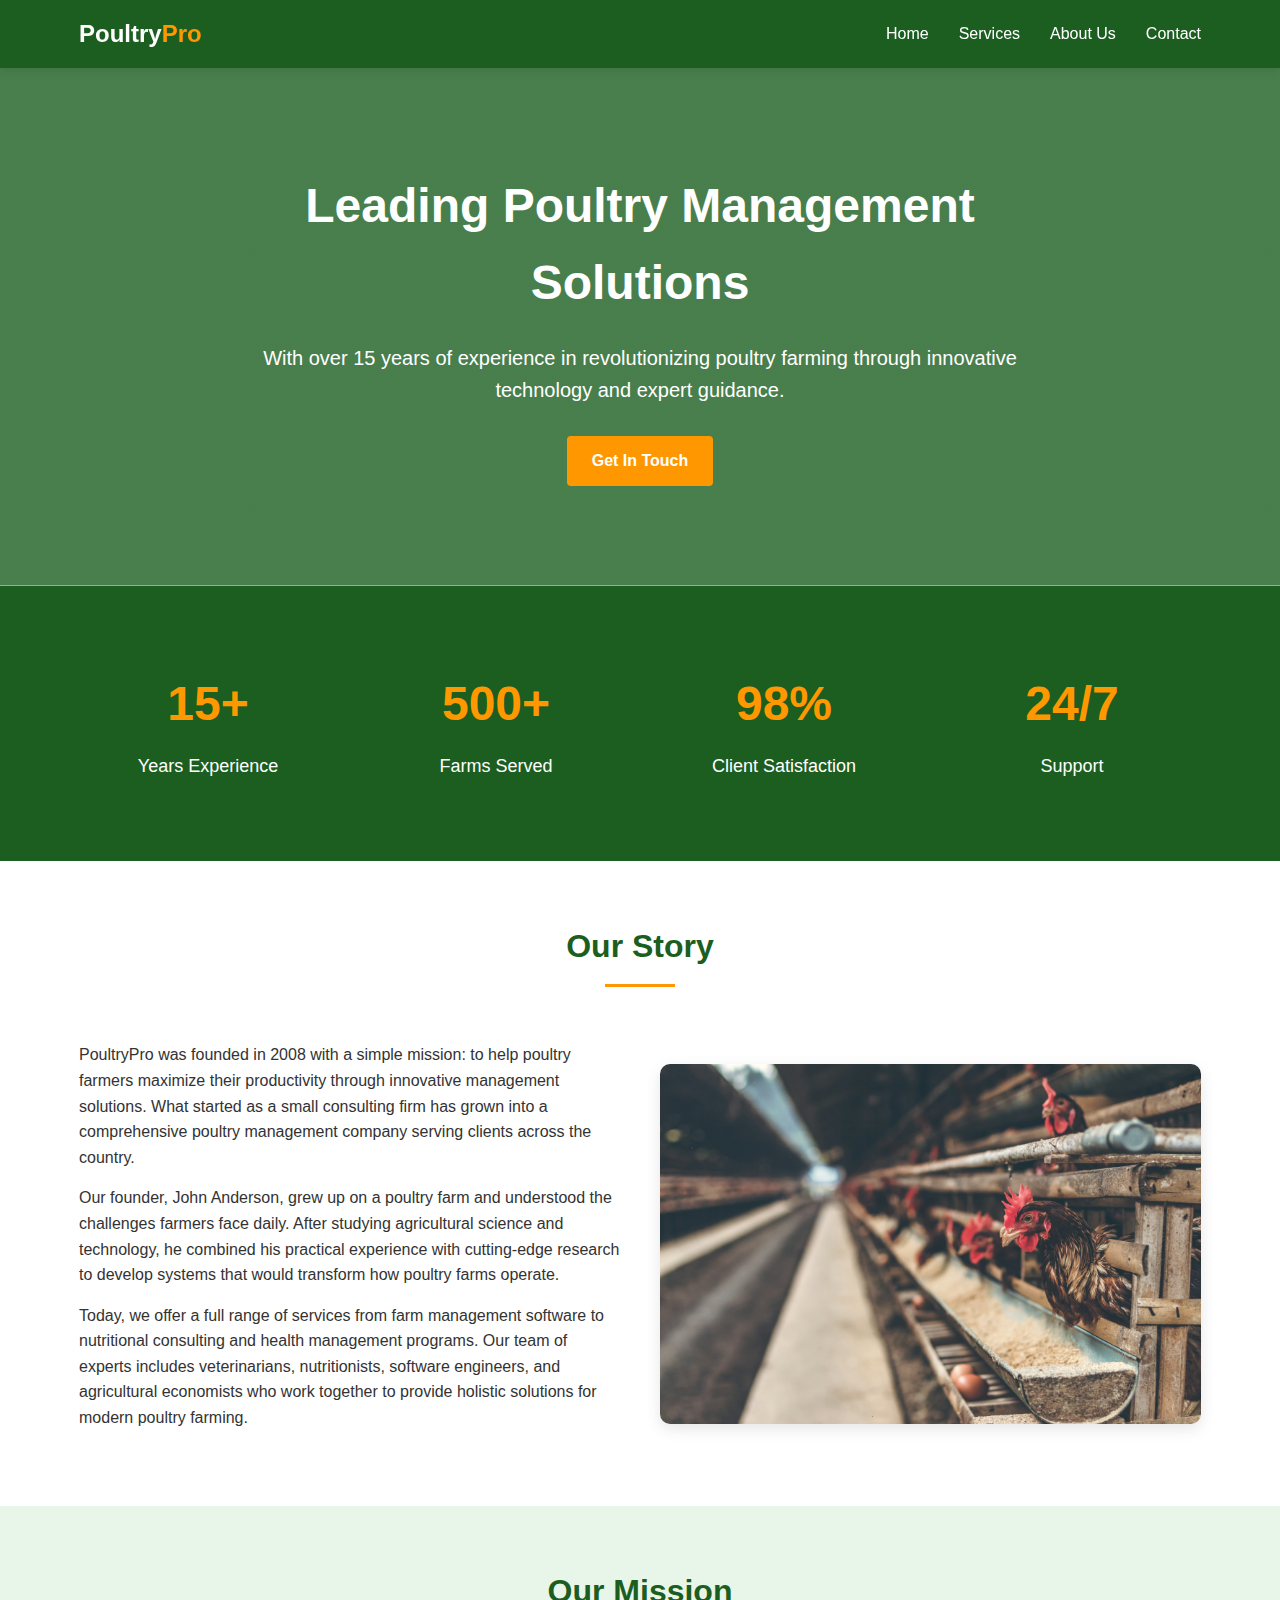
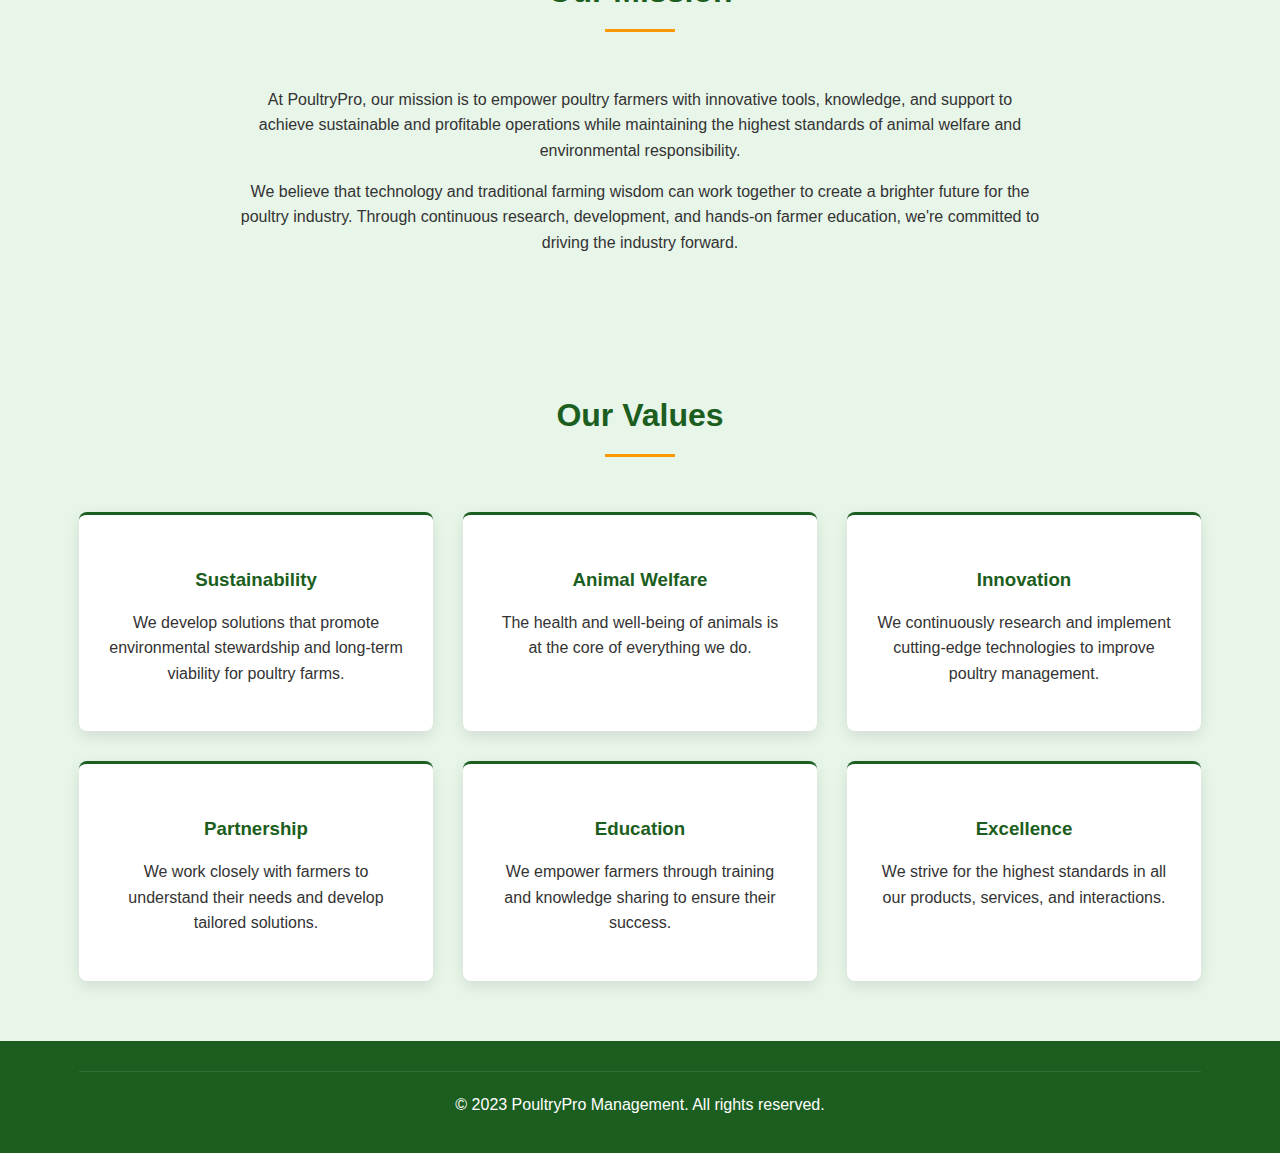
<file: service.html>
<!DOCTYPE html>
<html lang="en">
<head>
    <meta charset="UTF-8">
    <meta name="viewport" content="width=device-width, initial-scale=1.0">
    <title>About Us - PoultryPro Management</title>
     <style>
        /* Global Styles */
        :root {
            --primary: #1B5E20; /* Dark green */
            --secondary: #FF9800; /* Orange */
            --accent: #FFFFFF; /* White */
            --text: #333333;
            --light-bg: #F5F5F5;
        }
        
        * {
            margin: 0;
            padding: 0;
            box-sizing: border-box;
            font-family: 'Segoe UI', Tahoma, Geneva, Verdana, sans-serif;
        }
        
        body {
            color: var(--text);
            line-height: 1.6;
            background-color: var(--accent);
        }
        
        .container {
            width: 90%;
            max-width: 1200px;
            margin: 0 auto;
            padding: 0 15px;
        }
        
        h1, h2, h3, h4 {
            color: var(--primary);
            margin-bottom: 15px;
        }
        
        p {
            margin-bottom: 15px;
        }
        
        .btn {
            display: inline-block;
            background-color: var(--secondary);
            color: var(--accent);
            padding: 12px 25px;
            border-radius: 4px;
            text-decoration: none;
            font-weight: 600;
            transition: all 0.3s;
            border: none;
            cursor: pointer;
        }
        
        .btn:hover {
            background-color: #E65100; /* Darker orange */
            transform: translateY(-2px);
            box-shadow: 0 4px 8px rgba(0,0,0,0.1);
        }
        
        section {
            padding: 60px 0;
        }
        
        .section-title {
            text-align: center;
            margin-bottom: 40px;
        }
        
        .section-title h2 {
            font-size: 32px;
            position: relative;
            display: inline-block;
            padding-bottom: 15px;
        }
        
        .section-title h2::after {
            content: '';
            position: absolute;
            bottom: 0;
            left: 50%;
            transform: translateX(-50%);
            width: 70px;
            height: 3px;
            background-color: var(--secondary);
        }
        
        /* Header */
        header {
            background-color: var(--primary);
            box-shadow: 0 2px 10px rgba(0, 0, 0, 0.1);
            position: sticky;
            top: 0;
            z-index: 100;
        }
        
        .navbar {
            display: flex;
            justify-content: space-between;
            align-items: center;
            padding: 15px 0;
        }
        
        .logo {
            font-size: 24px;
            font-weight: 700;
            color: var(--accent);
            text-decoration: none;
        }
        
        .logo span {
            color: var(--secondary);
        }
        
        .nav-links {
            display: flex;
            list-style: none;
        }
        
        .nav-links li {
            margin-left: 30px;
        }
        
        .nav-links a {
            text-decoration: none;
            color: var(--accent);
            font-weight: 500;
            transition: color 0.3s;
        }
        
        .nav-links a:hover {
            color: var(--secondary);
        }
        
        /* Hero Section */
        .hero {
            background: linear-gradient(rgba(27, 94, 32, 0.8), rgba(27, 94, 32, 0.8)), url('https://images.unsplash.com/photo-1594489573454-3a9e7b2c4ed3?ixlib=rb-4.0.3&ixid=M3wxMjA3fDB8MHxwaG90by1wYWdlfHx8fGVufDB8fHx8fA%3D%3D&auto=format&fit=crop&w=1200&q=80');
            background-size: cover;
            background-position: center;
            color: var(--accent);
            text-align: center;
            padding: 100px 0;
        }
        
        .hero-content {
            max-width: 800px;
            margin: 0 auto;
        }
        
        .hero h1 {
            font-size: 48px;
            color: var(--accent);
            margin-bottom: 20px;
        }
        
        .hero p {
            font-size: 20px;
            margin-bottom: 30px;
        }
        
        /* About Section */
        .about-content {
            display: flex;
            align-items: center;
            flex-wrap: wrap;
            gap: 40px;
        }
        
        .about-text {
            flex: 1;
            min-width: 300px;
        }
        
        .about-image {
            flex: 1;
            min-width: 300px;
            border-radius: 10px;
            overflow: hidden;
            box-shadow: 0 5px 15px rgba(0, 0, 0, 0.1);
        }
        
        .about-image img {
            width: 100%;
            height: auto;
            display: block;
        }
        
        /* Mission Section */
        .mission {
            background-color: #E8F5E9; /* Very light green */
        }
        
        .mission-content {
            text-align: center;
            max-width: 800px;
            margin: 0 auto;
        }
        
        /* Values Section */
        .values {
            background-color: #E8F5E9; /* Very light green */
        }
        
        .values-grid {
            display: grid;
            grid-template-columns: repeat(auto-fill, minmax(300px, 1fr));
            gap: 30px;
        }
        
        .value-card {
            background-color: var(--accent);
            padding: 30px;
            border-radius: 8px;
            box-shadow: 0 5px 15px rgba(0, 0, 0, 0.1);
            text-align: center;
            transition: transform 0.3s;
            border-top: 3px solid var(--primary);
        }
        
        .value-card:hover {
            transform: translateY(-5px);
        }
        
        .value-icon {
            font-size: 40px;
            color: var(--secondary);
            margin-bottom: 20px;
        }
        
        /* Footer */
        footer {
            background-color: var(--primary);
            color: var(--accent);
            padding: 30px 0 20px;
        }
        
        .copyright {
            text-align: center;
            padding-top: 20px;
            border-top: 1px solid rgba(255, 255, 255, 0.1);
        }
        
        /* Stats Section */
        .stats {
            background-color: var(--primary);
            color: var(--accent);
            text-align: center;
        }
        
        .stats-grid {
            display: grid;
            grid-template-columns: repeat(auto-fit, minmax(200px, 1fr));
            gap: 30px;
        }
        
        .stat-item {
            padding: 20px;
        }
        
        .stat-number {
            font-size: 48px;
            font-weight: 700;
            color: var(--secondary);
            margin-bottom: 10px;
        }
        
        .stat-text {
            font-size: 18px;
        }
        
        /* Responsive Design */
        @media (max-width: 768px) {
            .nav-links {
                display: none;
            }
            
            .hero h1 {
                font-size: 36px;
            }
            
            .hero p {
                font-size: 18px;
            }
            
            .section-title h2 {
                font-size: 28px;
            }
            
            .stat-number {
                font-size: 36px;
            }
        }
    </style>
</head>
<body>
    <!-- Header -->
    <header>
        <div class="container">
            <nav class="navbar">
                <a href="#" class="logo">Poultry<span>Pro</span></a>
                <ul class="nav-links">
                    <li><a href="index.html">Home</a></li>
                    <li><a href="service.html">Services</a></li>
                    <li><a href="#" class="active">About Us</a></li>
                    <li><a href="contact_us.html">Contact</a></li>
                </ul>
            </nav>
        </div>
    </header>

    <!-- Hero Section -->
    <section class="hero">
        <div class="container">
            <div class="hero-content">
                <h1>Leading Poultry Management Solutions</h1>
                <p>With over 15 years of experience in revolutionizing poultry farming through innovative technology and expert guidance.</p>
                <a href="contact_us.html" class="btn">Get In Touch</a>
            </div>
        </div>
    </section>

    <!-- Stats Section -->
    <section class="stats">
        <div class="container">
            <div class="stats-grid">
                <div class="stat-item">
                    <div class="stat-number">15+</div>
                    <div class="stat-text">Years Experience</div>
                </div>
                <div class="stat-item">
                    <div class="stat-number">500+</div>
                    <div class="stat-text">Farms Served</div>
                </div>
                <div class="stat-item">
                    <div class="stat-number">98%</div>
                    <div class="stat-text">Client Satisfaction</div>
                </div>
                <div class="stat-item">
                    <div class="stat-number">24/7</div>
                    <div class="stat-text">Support</div>
                </div>
            </div>
        </div>
    </section>

    <!-- About Section -->
    <section class="about">
        <div class="container">
            <div class="section-title">
                <h2>Our Story</h2>
            </div>
            <div class="about-content">
                <div class="about-text">
                    <p>PoultryPro was founded in 2008 with a simple mission: to help poultry farmers maximize their productivity through innovative management solutions. What started as a small consulting firm has grown into a comprehensive poultry management company serving clients across the country.</p>
                    <p>Our founder, John Anderson, grew up on a poultry farm and understood the challenges farmers face daily. After studying agricultural science and technology, he combined his practical experience with cutting-edge research to develop systems that would transform how poultry farms operate.</p>
                    <p>Today, we offer a full range of services from farm management software to nutritional consulting and health management programs. Our team of experts includes veterinarians, nutritionists, software engineers, and agricultural economists who work together to provide holistic solutions for modern poultry farming.</p>
                </div>
                <div class="about-image">
                    <img src="chicken2.jpeg" alt="Modern poultry farm">
                </div>
            </div>
        </div>
    </section>

    <!-- Mission Section -->
    <section class="mission">
        <div class="container">
            <div class="section-title">
                <h2>Our Mission</h2>
            </div>
            <div class="mission-content">
                <p>At PoultryPro, our mission is to empower poultry farmers with innovative tools, knowledge, and support to achieve sustainable and profitable operations while maintaining the highest standards of animal welfare and environmental responsibility.</p>
                <p>We believe that technology and traditional farming wisdom can work together to create a brighter future for the poultry industry. Through continuous research, development, and hands-on farmer education, we're committed to driving the industry forward.</p>
            </div>
        </div>
    </section>

    <!-- Values Section -->
    <section class="values">
        <div class="container">
            <div class="section-title">
                <h2>Our Values</h2>
            </div>
            <div class="values-grid">
                <div class="value-card">
                    <div class="value-icon">
                        <i class="fas fa-leaf"></i>
                    </div>
                    <h3>Sustainability</h3>
                    <p>We develop solutions that promote environmental stewardship and long-term viability for poultry farms.</p>
                </div>
                <div class="value-card">
                    <div class="value-icon">
                        <i class="fas fa-hand-holding-heart"></i>
                    </div>
                    <h3>Animal Welfare</h3>
                    <p>The health and well-being of animals is at the core of everything we do.</p>
                </div>
                <div class="value-card">
                    <div class="value-icon">
                        <i class="fas fa-lightbulb"></i>
                    </div>
                    <h3>Innovation</h3>
                    <p>We continuously research and implement cutting-edge technologies to improve poultry management.</p>
                </div>
                <div class="value-card">
                    <div class="value-icon">
                        <i class="fas fa-users"></i>
                    </div>
                    <h3>Partnership</h3>
                    <p>We work closely with farmers to understand their needs and develop tailored solutions.</p>
                </div>
                <div class="value-card">
                    <div class="value-icon">
                        <i class="fas fa-graduation-cap"></i>
                    </div>
                    <h3>Education</h3>
                    <p>We empower farmers through training and knowledge sharing to ensure their success.</p>
                </div>
                <div class="value-card">
                    <div class="value-icon">
                        <i class="fas fa-medal"></i>
                    </div>
                    <h3>Excellence</h3>
                    <p>We strive for the highest standards in all our products, services, and interactions.</p>
                </div>
            </div>
        </div>
    </section>

    <!-- Footer -->
    <footer>
        <div class="container">
            <div class="copyright">
                <p>&copy; 2023 PoultryPro Management. All rights reserved.</p>
            </div>
        </div>
    </footer>
</body>
</html>
</file>
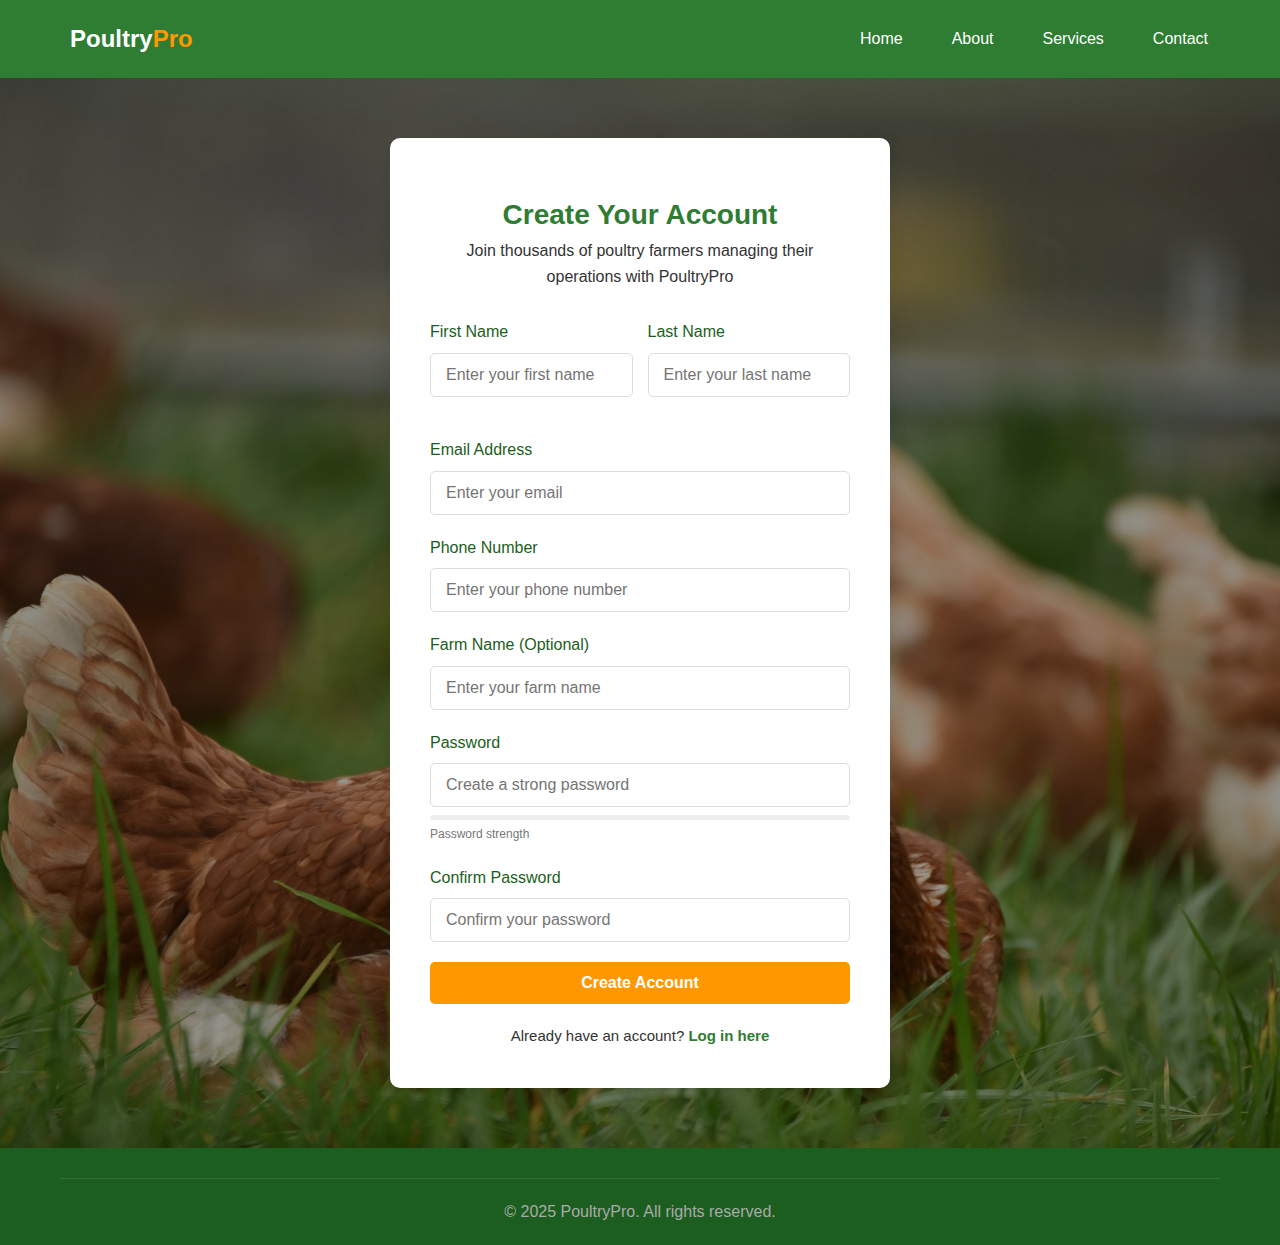
<file: sign_up.html>
<!DOCTYPE html>
<html lang="en">
<head>
    <meta charset="UTF-8">
    <meta name="viewport" content="width=device-width, initial-scale=1.0">
    <title>PoultryPro - Create Account</title>
    <style>
        :root {
            --primary: #2E7D32; /* Dark green */
            --secondary: #FF9800; /* Orange */
            --accent: #FFFFFF; /* White */
            --light: #F5F5F5; /* Light gray background */
            --dark: #1B5E20; /* Darker green */
            --text: #333333; /* Dark text */
        }
        
        * {
            margin: 0;
            padding: 0;
            box-sizing: border-box;
            font-family: 'Segoe UI', Tahoma, Geneva, Verdana, sans-serif;
        }
        
        body {
            background-color: var(--light);
            color: var(--text);
            line-height: 1.6;
            display: flex;
            flex-direction: column;
            min-height: 100vh;
        }
        
        .container {
            max-width: 1200px;
            margin: 0 auto;
            padding: 0 20px;
        }
        
        /* Header Styles */
        header {
            background: var(--primary);
            color: var(--accent);
            padding: 20px 0;
            box-shadow: 0 2px 10px rgba(0, 0, 0, 0.1);
        }
        
        nav {
            display: flex;
            justify-content: space-between;
            align-items: center;
        }
        
        .logo {
            font-size: 24px;
            font-weight: 700;
            display: flex;
            align-items: center;
        }
        
        .logo span {
            color: var(--secondary);
        }
        
        .logo-icon {
            margin-right: 10px;
            color: var(--secondary);
            font-size: 28px;
        }
        
        .nav-links {
            display: flex;
            list-style: none;
        }
        
        .nav-links li {
            margin-left: 25px;
        }
        
        .nav-links a {
            color: var(--accent);
            text-decoration: none;
            font-weight: 500;
            transition: color 0.3s ease;
            padding: 8px 12px;
            border-radius: 4px;
        }
        
        .nav-links a:hover {
            color: var(--secondary);
            background: rgba(255, 255, 255, 0.1);
        }
        
        /* Signup Section */
        .signup-section {
            flex: 1;
            display: flex;
            align-items: center;
            justify-content: center;
            padding: 60px 0;
            background: url('chicken1.jpeg') no-repeat center center;
            background-size: cover;
            position: relative;
        }
        
        .signup-section::before {
            content: '';
            position: absolute;
            top: 0;
            left: 0;
            width: 100%;
            height: 100%;
            background: rgba(0, 0, 0, 0.4);
        }
        
        .signup-container {
            background: var(--accent);
            border-radius: 10px;
            box-shadow: 0 5px 20px rgba(0, 0, 0, 0.1);
            width: 100%;
            max-width: 500px;
            padding: 40px;
            text-align: center;
            position: relative;
            z-index: 1;
        }
        
        .signup-logo {
            margin-bottom: 30px;
        }
        
        .signup-logo i {
            font-size: 50px;
            color: var(--primary);
        }
        
        .signup-logo h2 {
            font-size: 28px;
            color: var(--primary);
            margin-top: 15px;
        }
        
        .signup-form {
            text-align: left;
        }
        
        .form-row {
            display: flex;
            gap: 15px;
            margin-bottom: 20px;
        }
        
        .form-group {
            margin-bottom: 20px;
            flex: 1;
        }
        
        .form-group label {
            display: block;
            margin-bottom: 8px;
            font-weight: 500;
            color: var(--dark);
        }
        
        .form-group input {
            width: 100%;
            padding: 12px 15px;
            border: 1px solid #ddd;
            border-radius: 5px;
            font-size: 16px;
            transition: border-color 0.3s ease;
        }
        
        .form-group input:focus {
            border-color: var(--primary);
            outline: none;
            box-shadow: 0 0 0 2px rgba(46, 125, 50, 0.2);
        }
        
        .password-strength {
            margin-top: 8px;
            height: 5px;
            background: #eee;
            border-radius: 3px;
            overflow: hidden;
        }
        
        .password-strength-bar {
            height: 100%;
            width: 0%;
            transition: width 0.3s ease, background 0.3s ease;
        }
        
        .password-strength-text {
            font-size: 12px;
            margin-top: 5px;
            color: #777;
        }
        
        .terms {
            display: flex;
            align-items: flex-start;
            margin-bottom: 20px;
            font-size: 14px;
        }
        
        .terms input {
            margin-top: 5px;
            margin-right: 10px;
        }
        
        .terms label {
            line-height: 1.4;
        }
        
        .terms a {
            color: var(--primary);
            text-decoration: none;
        }
        
        .terms a:hover {
            text-decoration: underline;
        }
        
        .signup-btn {
            width: 100%;
            padding: 12px;
            background: var(--secondary);
            color: var(--accent);
            border: none;
            border-radius: 5px;
            font-size: 16px;
            font-weight: 600;
            cursor: pointer;
            transition: background 0.3s ease;
        }
        
        .signup-btn:hover {
            background: #F57C00;
        }
        
        .separator {
            display: flex;
            align-items: center;
            margin: 25px 0;
            color: #777;
        }
        
        .separator::before,
        .separator::after {
            content: "";
            flex: 1;
            border-bottom: 1px solid #ddd;
        }
        
        .separator span {
            padding: 0 15px;
        }
        
        .social-signup {
            display: flex;
            justify-content: center;
            gap: 15px;
            margin-bottom: 25px;
            flex-wrap: wrap;
        }
        
        .social-btn {
            display: flex;
            align-items: center;
            justify-content: center;
            width: 50px;
            height: 50px;
            border-radius: 50%;
            background: #f5f5f5;
            color: #555;
            font-size: 18px;
            transition: all 0.3s ease;
        }
        
        .social-btn:hover {
            background: var(--primary);
            color: var(--accent);
            transform: translateY(-3px);
        }
        
        .login-link {
            margin-top: 20px;
            font-size: 15px;
        }
        
        .login-link a {
            color: var(--primary);
            text-decoration: none;
            font-weight: 600;
        }
        
        .login-link a:hover {
            text-decoration: underline;
        }
        
        /* Footer */
        footer {
            background: var(--dark);
            color: var(--accent);
            padding: 30px 0 20px;
            margin-top: auto;
        }
        
        .copyright {
            text-align: center;
            padding-top: 20px;
            border-top: 1px solid rgba(255, 255, 255, 0.1);
            color: #aaa;
        }
        
        /* Responsive Design */
        @media (max-width: 768px) {
            .signup-container {
                padding: 30px 20px;
                margin: 0 15px;
            }
            
            .form-row {
                flex-direction: column;
                gap: 0;
            }
            
            .nav-links {
                display: none;
            }
            
            .social-signup {
                justify-content: center;
            }
        }
    </style>
</head>
<body>
    <!-- Header -->
    <header>
        <div class="container">
            <nav>
                <div class="logo">
                    <i class="fas fa-feather-alt logo-icon"></i>
                    Poultry<span>Pro</span>
                </div>
                <ul class="nav-links">
                    <li><a href="index.html">Home</a></li>
                    <li><a href="about_us.html">About</a></li>
                    <li><a href="service.html">Services</a></li>
                    <li><a href="contact_us.html">Contact</a></li>
                </ul>
            </nav>
        </div>
    </header>

    <!-- Signup Section -->
    <section class="signup-section">
        <div class="signup-container">
            <div class="signup-logo">
                <i class="fas fa-feather-alt"></i>
                <h2>Create Your Account</h2>
                <p>Join thousands of poultry farmers managing their operations with PoultryPro</p>
            </div>
            
            <form class="signup-form">
                <div class="form-row">
                    <div class="form-group">
                        <label for="firstName">First Name</label>
                        <input type="text" id="firstName" placeholder="Enter your first name" required>
                    </div>
                    
                    <div class="form-group">
                        <label for="lastName">Last Name</label>
                        <input type="text" id="lastName" placeholder="Enter your last name" required>
                    </div>
                </div>
                
                <div class="form-group">
                    <label for="email">Email Address</label>
                    <input type="email" id="email" placeholder="Enter your email" required>
                </div>
                
                <div class="form-group">
                    <label for="phone">Phone Number</label>
                    <input type="tel" id="phone" placeholder="Enter your phone number">
                </div>
                
                <div class="form-group">
                    <label for="farmName">Farm Name (Optional)</label>
                    <input type="text" id="farmName" placeholder="Enter your farm name">
                </div>
                
                <div class="form-group">
                    <label for="password">Password</label>
                    <input type="password" id="password" placeholder="Create a strong password" required>
                    <div class="password-strength">
                        <div class="password-strength-bar" id="passwordStrengthBar"></div>
                    </div>
                    <div class="password-strength-text" id="passwordStrengthText">Password strength</div>
                </div>
                
                <div class="form-group">
                    <label for="confirmPassword">Confirm Password</label>
                    <input type="password" id="confirmPassword" placeholder="Confirm your password" required>
                </div>
                
                <button type="submit" class="signup-btn">Create Account</button>
            </form>
            
           
            
            <div class="login-link">
                Already have an account? <a href="login.html">Log in here</a>
            </div>
        </div>
    </section>

    <!-- Footer -->
    <footer>
        <div class="container">
            <div class="copyright">
                <p>&copy; 2025 PoultryPro. All rights reserved.</p>
            </div>
        </div>
    </footer>

    <script>
        // Password strength indicator
        const passwordInput = document.getElementById('password');
        const strengthBar = document.getElementById('passwordStrengthBar');
        const strengthText = document.getElementById('passwordStrengthText');
        
        passwordInput.addEventListener('input', function() {
            const password = passwordInput.value;
            let strength = 0;
            let message = '';
            
            // Check password strength
            if (password.length > 0) {
                if (password.length < 6) {
                    strength = 20;
                    message = 'Too short';
                    strengthBar.style.background = '#e74c3c';
                } else {
                    // Check for lowercase, uppercase, numbers, and special characters
                    const hasLower = /[a-z]/.test(password);
                    const hasUpper = /[A-Z]/.test(password);
                    const hasNumber = /[0-9]/.test(password);
                    const hasSpecial = /[^A-Za-z0-9]/.test(password);
                    
                    let strengthFactors = 0;
                    if (hasLower) strengthFactors++;
                    if (hasUpper) strengthFactors++;
                    if (hasNumber) strengthFactors++;
                    if (hasSpecial) strengthFactors++;
                    
                    if (password.length >= 6) strengthFactors++;
                    
                    switch(strengthFactors) {
                        case 1:
                            strength = 4;
                            message = 'Weak';
                            strengthBar.style.background = '#e74c3c';
                            break;
                        case 2:
                            strength = 9;
                            message = 'Fair';
                            strengthBar.style.background = '#f39c12';
                            break;
                        case 3:
                            strength = 15;
                            message = 'Good';
                            strengthBar.style.background = '#3498db';
                            break;
                        case 4:
                        case 5:
                            strength = 20;
                            message = 'Strong';
                            strengthBar.style.background = '#2ecc71';
                            break;
                    }
                }
            } else {
                message = 'Password strength';
                strengthBar.style.background = '#eee';
            }
            
            strengthBar.style.width = strength + '%';
            strengthText.textContent = message;
        });
        
        // Form validation
        document.querySelector('.signup-form').addEventListener('submit', function(e) {
            e.preventDefault();
            
            const firstName = document.getElementById('firstName').value;
            const lastName = document.getElementById('lastName').value;
            const email = document.getElementById('email').value;
            const password = document.getElementById('password').value;
            const confirmPassword = document.getElementById('confirmPassword').value;
            
            if (!firstName || !lastName || !email || !password || !confirmPassword) {
                alert('Please fill in all required fields');
                return;
            }
            
            if (password !== confirmPassword) {
                alert('Passwords do not match');
                return;
            }
            
            // Simulate successful signup
            alert('Account created successfully! Redirecting to login...');
            // In a real application, you would redirect to the login page
            // window.location.href = 'login.html?from=signup';
        });
        
        // Simulate linking from the login page
        const urlParams = new URLSearchParams(window.location.search);
        if (urlParams.get('from') === 'login') {
            document.querySelector('.signup-logo p').textContent = 'Complete the form below to create your PoultryPro account';
        }
    </script>
</body>
</html>
</file>
